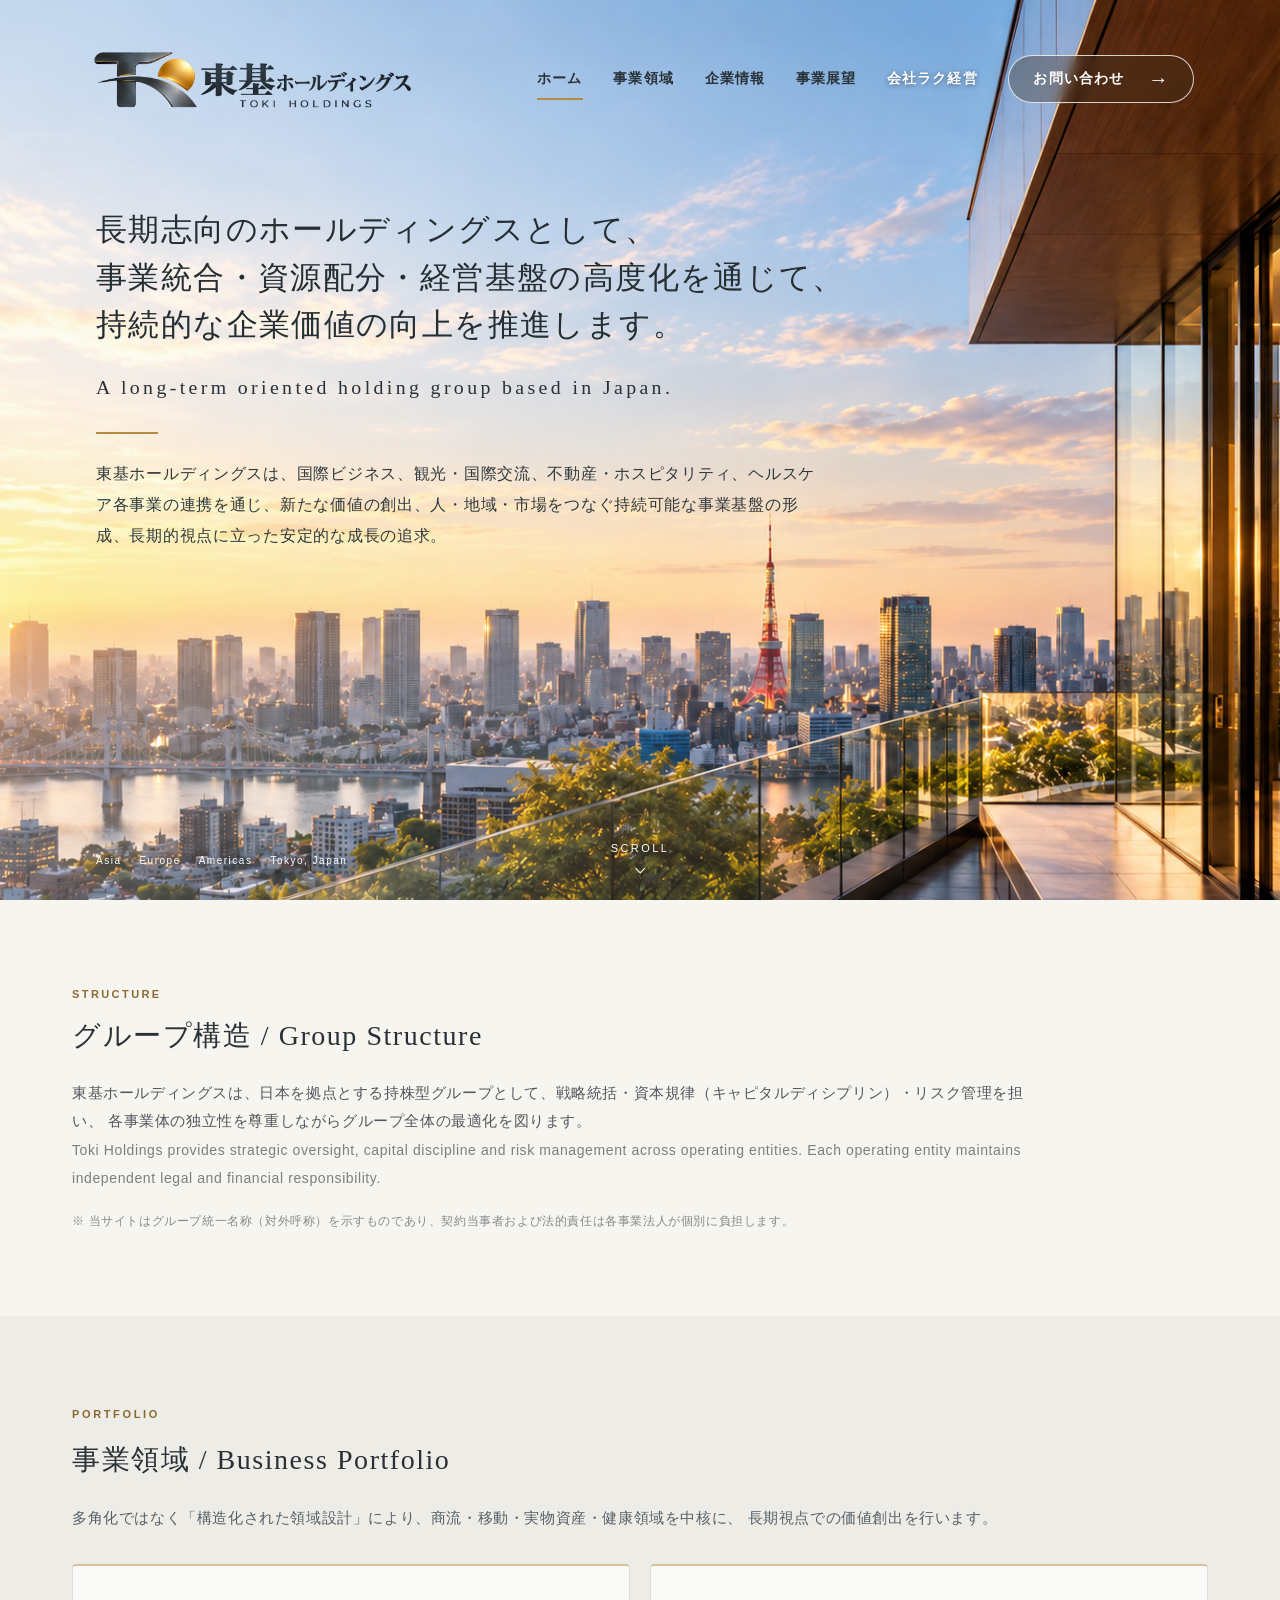
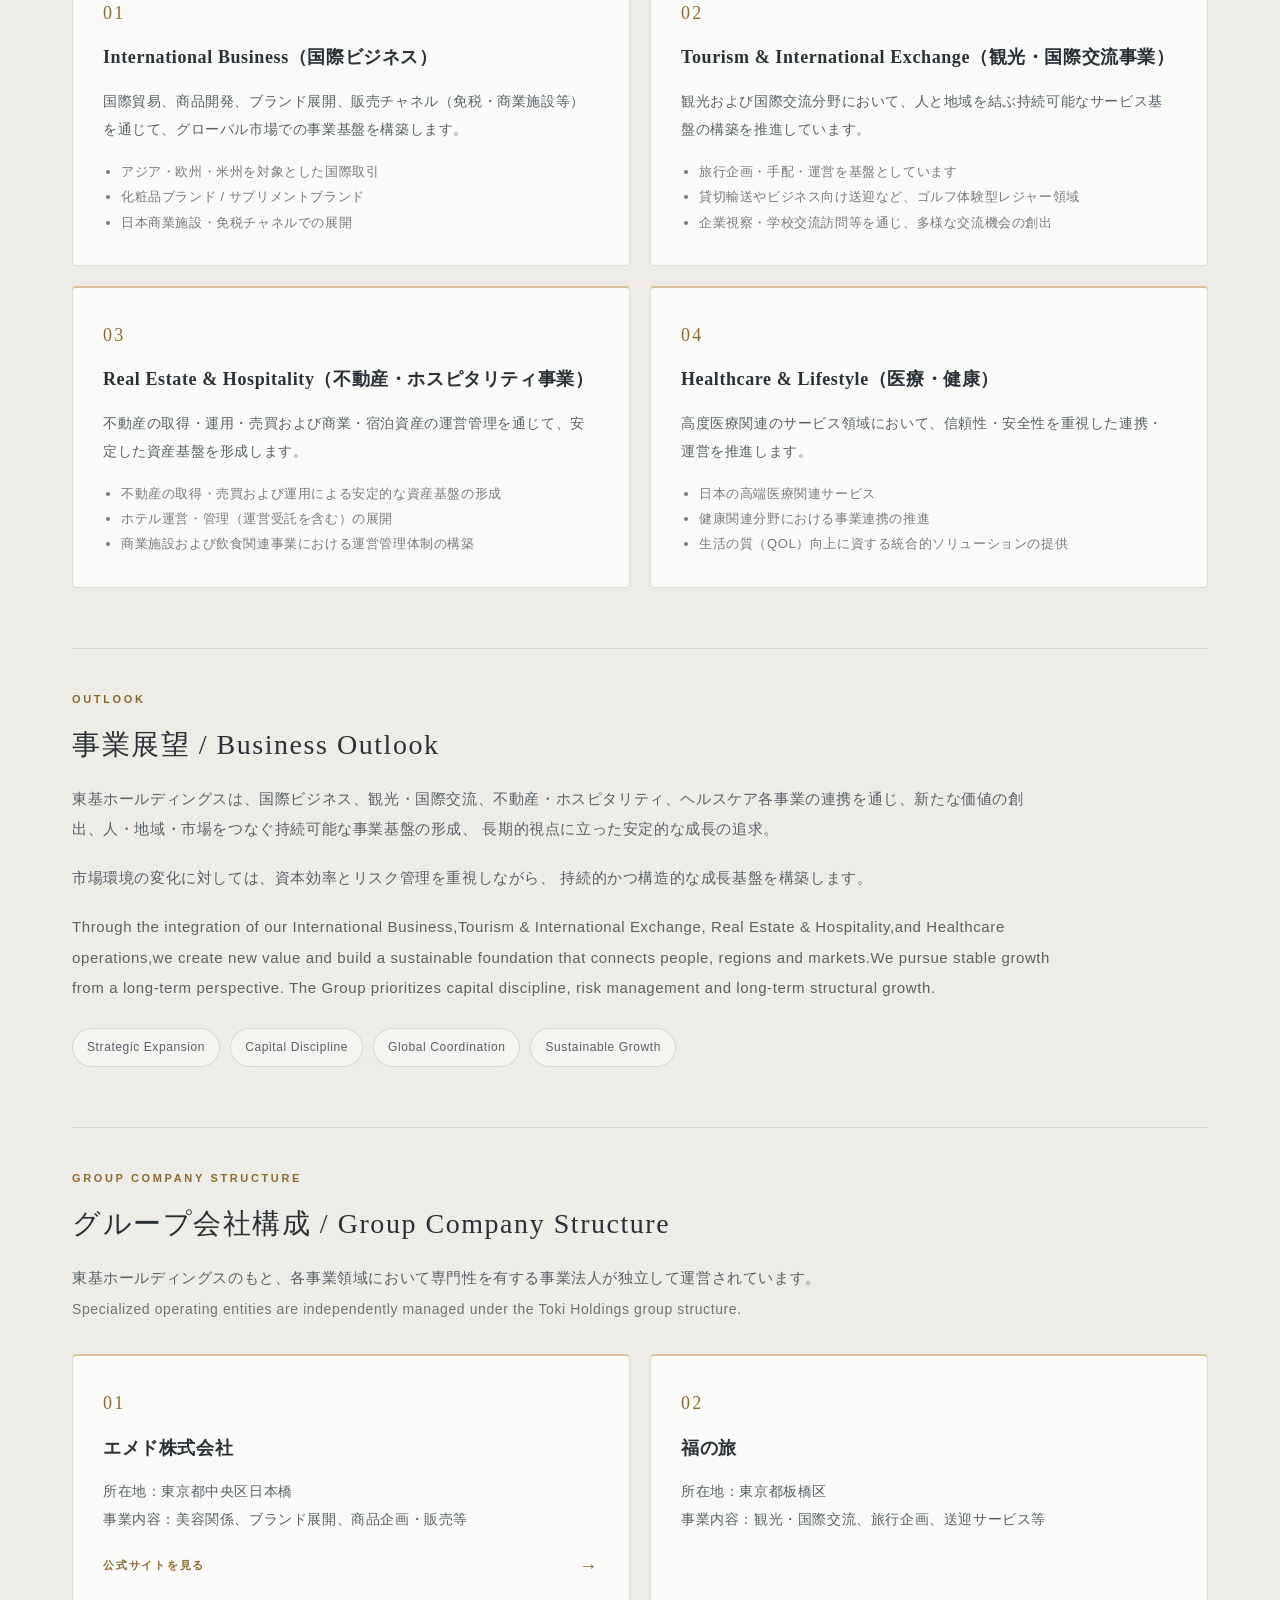
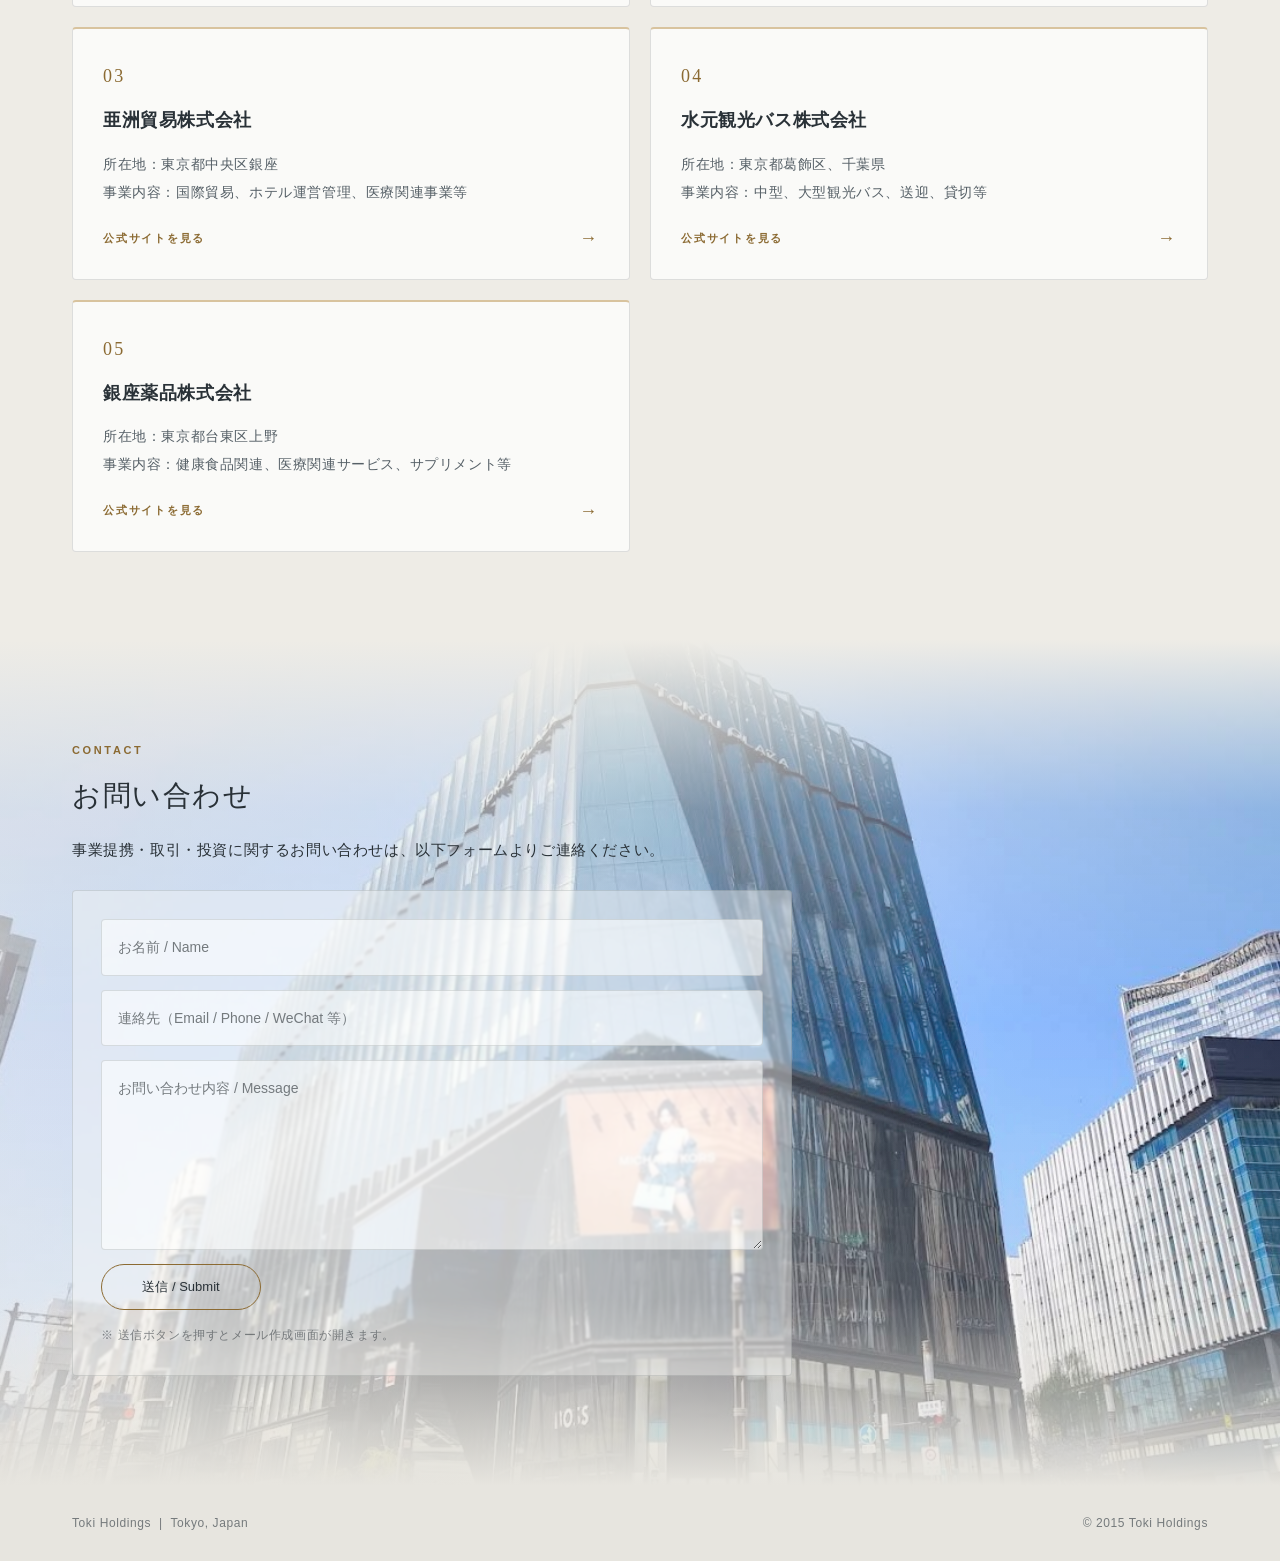
<file: index.html>
<!doctype html>
<html lang="ja">
<head>
  <meta charset="utf-8" />
  <meta name="viewport" content="width=device-width,initial-scale=1" />
  <meta name="description" content="東基ホールディングス（Toki Holdings）— 日本拠点のホールディングスとして、長期志向の価値創出と統合を推進します。" />
  <title>東基ホールディングス | Toki Holdings</title>

  <!-- Minimal, Japan-corporate style system typography -->
<style>

:root{--bg0:#f7f5f0;--bg1:#eeece6;--text:#293137;--muted:#566067;--subtle:#757a7c;--line:rgba(41,49,55,.14);--accent:#b68c44;--accent2:#8b6a32;--radius:4px;--max:1200px;--pad:32px;--serif:"Hiragino Mincho ProN","Yu Mincho","Noto Serif JP",Georgia,serif;}
*{box-sizing:border-box;}html{scroll-behavior:smooth;}body{margin:0;background:var(--bg0);color:var(--text);font-family:-apple-system,BlinkMacSystemFont,"Hiragino Sans","Yu Gothic",Meiryo,sans-serif;font-size:15px;line-height:1.9;letter-spacing:.04em;-webkit-font-smoothing:antialiased;}
a{color:inherit;text-decoration:none;}button,input,textarea{font:inherit;}button,a,input,textarea{touch-action:manipulation;}
a:focus-visible,button:focus-visible,input:focus-visible,textarea:focus-visible{outline:2px solid var(--accent);outline-offset:5px;}a:hover{color:var(--accent2);}
.wrap{max-width:var(--max);margin:auto;padding:0 var(--pad);}
.hero{position:relative;isolation:isolate;display:flex;align-items:flex-start;min-height:max(820px,100svh);background:#d9e3e8 url('assets/img/tokyo-sunset-hero.png') center center/cover no-repeat;}
.hero:before{content:"";position:absolute;inset:0;z-index:-1;background:linear-gradient(90deg,rgba(248,247,239,.28),rgba(248,247,239,.08) 62%,transparent 80%);pointer-events:none;}
.topbar{position:absolute;inset:0 0 auto;z-index:5;}
.topbar .wrap{max-width:none;display:flex;align-items:center;justify-content:space-between;gap:30px;padding:24px clamp(28px,6.7vw,112px);min-height:128px;}
.brand{flex:0 0 auto;width:330px;max-width:calc(100% - 60px);}.brand img{display:block;width:100%;height:auto;}
nav{display:flex;align-items:center;gap:clamp(16px,2.4vw,38px);font-family:var(--serif);font-size:14px;font-weight:600;letter-spacing:.08em;}
nav a{position:relative;white-space:nowrap;padding:12px 0;}
nav a.active:after{content:"";height:2px;position:absolute;bottom:4px;left:0;right:0;background:var(--accent);}
nav .nav-contact{display:inline-flex;align-items:center;gap:24px;padding:10px 24px;border:1px solid rgba(255,255,255,.78);border-radius:999px;color:#fff;background:rgba(65,49,33,.36);backdrop-filter:blur(6px);font-family:inherit;}
nav .nav-contact:hover{background:rgba(65,49,33,.55);color:#fff;}.nav-contact span{font-size:20px;line-height:1;}
.nav-app{color:#fff;text-shadow:0 1px 5px rgba(0,0,0,.45);}.nav-app:hover{color:#fff;text-decoration:underline;text-decoration-color:var(--accent);}.menu-toggle{display:none;}
.hero-content{width:100%;max-width:none;margin:0 auto;padding:clamp(190px,23vh,235px) clamp(28px,7.5vw,126px) 160px;}
.hero-title{margin:0;max-width:1080px;font-family:var(--serif);font-size:clamp(30px,2.4vw,40px);font-weight:500;line-height:1.55;letter-spacing:.045em;text-wrap:balance;color:#252e32;}
.hero-title span{display:block;}.hero-en{margin:22px 0 0;max-width:920px;font-family:Georgia,"Times New Roman",serif;font-size:clamp(17px,1.55vw,26px);letter-spacing:.17em;color:#293137;line-height:1.6;}
.hero-rule{width:62px;height:2px;background:var(--accent);margin:28px 0 24px;}
.hero-summary{max-width:730px;margin:0;font-family:var(--serif);font-size:16px;line-height:1.95;letter-spacing:.045em;color:#30383c;}
.hero-regions{position:absolute;left:clamp(28px,7.5vw,126px);bottom:30px;display:flex;gap:18px;flex-wrap:wrap;font-size:10px;color:#fff;text-shadow:0 1px 8px rgba(0,0,0,.8);letter-spacing:.15em;}
.scroll-cue{position:absolute;bottom:28px;left:50%;transform:translateX(-50%);display:flex;flex-direction:column;align-items:center;gap:6px;color:#fff;text-shadow:0 1px 8px rgba(0,0,0,.7);font-size:11px;letter-spacing:.22em;}.scroll-cue span{width:7px;height:7px;border-bottom:1px solid currentColor;border-right:1px solid currentColor;transform:rotate(45deg);}
section{padding:88px 0;}section.divider{border-bottom:1px solid var(--line);}section[id],div[id]{scroll-margin-top:28px;}
.section-kicker{font-size:11px;font-weight:600;letter-spacing:.24em;color:var(--accent2)!important;}h2{font-family:var(--serif);font-size:28px;line-height:1.5;font-weight:500;letter-spacing:.055em;margin:14px 0 22px;color:var(--text)!important;}.p{margin:0;max-width:980px;color:var(--muted);font-size:15px;line-height:2.05;}
#structure{background:#f7f5f0!important;padding:84px 0!important;border:0;}.grid{margin-top:30px;display:grid;grid-template-columns:repeat(2,minmax(0,1fr));gap:20px;}.card{padding:30px;background:rgba(255,255,255,.72);border:1px solid var(--line);border-top:2px solid rgba(182,140,68,.5);border-radius:var(--radius);transition:border-color .2s;}.card:hover{border-color:rgba(182,140,68,.65);}.card .num{font-family:Georgia,serif;font-size:18px;color:var(--accent2);letter-spacing:.12em;}.card .title{margin-top:12px;font-family:var(--serif);font-weight:600;font-size:18px;line-height:1.7;}.card .desc{margin-top:14px;font-size:14px;color:var(--muted);line-height:2;}.sublist{padding-left:18px;margin:16px 0 0;font-size:13px;line-height:1.95;color:var(--subtle);}
#portfolio{background:#eeece6;}#companies{max-width:1136px;margin-left:auto;margin-right:auto;}.company-card{display:flex;min-height:220px;flex-direction:column;color:inherit;cursor:pointer;transition:transform .25s ease,border-color .25s ease,box-shadow .25s ease,background-color .25s ease;}.company-card:hover{transform:translateY(-3px);border-color:rgba(182,140,68,.78);background:rgba(255,255,255,.9);box-shadow:0 14px 34px rgba(41,49,55,.09);color:inherit;}.company-card:focus-visible{outline:2px solid var(--accent);outline-offset:5px;}.company-link{display:flex;align-items:center;justify-content:space-between;gap:16px;margin-top:auto;padding-top:22px;font-size:11px;font-weight:600;letter-spacing:.16em;color:var(--accent2);}.company-link span{font-size:18px;line-height:1;transition:transform .25s ease;}.company-card:hover .company-link span{transform:translateX(4px);}.chips{margin-top:22px;display:flex;flex-wrap:wrap;gap:10px;}.chip,.pill{border:1px solid var(--line);border-radius:999px;font-size:12px;padding:7px 14px;color:var(--muted);background:rgba(255,255,255,.45);}.contact-card{padding:28px;background:#faf9f6;border:1px solid var(--line);border-radius:var(--radius);}.contact-box{display:grid;grid-template-columns:1.2fr .8fr;gap:20px;}.label{font-size:12px;color:var(--subtle);}.value{margin-top:10px;color:var(--muted);}input,textarea{border-color:var(--line)!important;background:rgba(255,255,255,.75)!important;color:var(--text)!important;border-radius:4px!important;}input::placeholder,textarea::placeholder{color:#747a7e;}.btn{display:inline-block;border:1px solid var(--accent2);border-radius:999px;padding:10px 22px;background:transparent;color:var(--text);font-size:13px;}.btn:hover{background:rgba(182,140,68,.12);cursor:pointer;}
#contact{position:relative;isolation:isolate;margin:0;max-width:none;padding:100px 0 110px;background:#eeece6 url('toki.jpg') center 55%/cover no-repeat;}
#contact:before{content:"";position:absolute;inset:0;z-index:-1;background:linear-gradient(180deg,#eeece6 0%,rgba(238,236,230,.3) 20%,rgba(238,236,230,0) 45%,rgba(231,229,223,.2) 78%,#e7e5df 100%),linear-gradient(90deg,rgba(247,245,240,.62) 0%,rgba(247,245,240,.42) 42%,rgba(247,245,240,.08) 76%,rgba(247,245,240,.04) 100%);pointer-events:none;}
#contact .contact-card{background:rgba(250,249,246,.38);backdrop-filter:blur(1px);}
#contact input,#contact textarea{background:rgba(255,255,255,.55)!important;}
#contact .p{color:#293137;}
#contact + script + footer{border-top:0;}
@media(max-width:680px){#contact{padding:76px 0 88px;background-position:62% center;}#contact:before{background:linear-gradient(180deg,#eeece6 0%,rgba(238,236,230,0) 24%,rgba(231,229,223,0) 76%,#e7e5df 100%),linear-gradient(90deg,rgba(247,245,240,.48),rgba(247,245,240,.28));}}
footer{padding:26px 0;background:#e7e5df;border-top:1px solid var(--line);color:var(--subtle);font-size:12px;}.footer-row{display:flex;align-items:center;justify-content:space-between;gap:14px;}
@media(max-width:1200px){.topbar .wrap{padding:22px 32px;gap:24px;}.brand{width:300px;}nav{gap:18px;font-size:13px;}nav .nav-contact{padding:9px 16px;gap:16px;}.hero-content{padding-left:7vw;padding-right:7vw;}.hero-title{font-size:clamp(28px,2.7vw,34px);}.hero-summary{max-width:650px;font-size:14px;}#companies{margin-left:32px;margin-right:32px;}}
@media(max-width:1020px){.menu-toggle{display:flex;flex:0 0 42px;width:42px;height:42px;padding:11px 9px;flex-direction:column;justify-content:space-between;border:1px solid rgba(41,49,55,.5);border-radius:4px;background:rgba(255,255,255,.35);cursor:pointer;}.menu-toggle span{display:block;width:100%;height:1px;background:#293137;}nav{display:none;position:absolute;top:100%;left:32px;right:32px;padding:18px;background:rgba(250,248,243,.98);border:1px solid var(--line);box-shadow:0 18px 40px rgba(41,49,55,.13);font-size:15px;}nav.is-open{display:flex;flex-direction:column;align-items:stretch;gap:2px;}nav a{padding:10px 14px;}nav .nav-app{color:var(--text);text-shadow:none;}nav a.active:after{display:none;}nav .nav-contact{margin-top:8px;border-color:var(--accent2);color:var(--text);background:transparent;justify-content:space-between;}nav .nav-contact:hover{background:rgba(182,140,68,.1);color:var(--text);}.hero-title{max-width:770px;font-size:30px;}.hero-content{padding-top:180px;}.hero-summary{max-width:620px;}.hero:before{background:linear-gradient(90deg,rgba(248,247,239,.62),rgba(248,247,239,.35) 65%,rgba(248,247,239,.08));}}
@media(max-width:680px){:root{--pad:24px;}.topbar .wrap{min-height:96px;padding:16px 24px;gap:14px;}.brand{width:275px;}.hero{min-height:900px;background-position:58% bottom;}.hero:before{background:linear-gradient(180deg,rgba(248,247,239,.86),rgba(248,247,239,.80) 43%,rgba(248,247,239,.42) 68%,rgba(248,247,239,0) 86%);}.hero-content{padding:144px 24px 190px;}.hero-title{font-size:25px;line-height:1.75;letter-spacing:.045em;text-wrap:pretty;}.hero-title span{display:inline;}.hero-en{font-size:17px;letter-spacing:.10em;margin-top:20px;}.hero-rule{margin:24px 0 20px;width:48px;}.hero-summary{font-size:13px;line-height:1.95;letter-spacing:.03em;}.hero-regions{left:24px;bottom:28px;max-width:220px;gap:6px 14px;font-size:9px;}.scroll-cue{left:auto;right:24px;transform:none;bottom:31px;font-size:10px;}nav{left:24px;right:24px;}.grid,.contact-box{grid-template-columns:1fr;}section{padding:60px 0;}#structure{padding:58px 0!important;}h2{font-size:23px;}.p{font-size:14px;}.card{padding:24px;}.card .title{font-size:16px;}#companies{margin-left:24px;margin-right:24px;}.contact-card{padding:20px;}.footer-row{flex-direction:column;align-items:flex-start;gap:4px;}}
@media(max-width:360px){.brand{width:230px;}.topbar .wrap{padding:16px 20px;}.hero-content{padding:138px 20px 200px;}.hero-title{font-size:23px;}.hero{min-height:950px;}.hero-en{font-size:16px;}.hero-summary{font-size:12px;}nav{left:20px;right:20px;}}
@media(prefers-reduced-motion:reduce){html{scroll-behavior:auto;}.card,.company-link span{transition:none;}}
</style>
</head>

<body>

<!-- Screen 1: sunset Tokyo, live typography over a clean photograph. -->
<header id="home" class="hero">
  <div class="topbar">
    <div class="wrap">
      <a class="brand" href="#home" aria-label="東基ホールディングス ホーム"><img src="assets/img/toki-logo-transparent.png" alt="東基ホールディングス / TOKI HOLDINGS" width="2172" height="724" fetchpriority="high" /></a>
      <button class="menu-toggle" type="button" aria-expanded="false" aria-controls="primary-navigation" aria-label="メニューを開く"><span></span><span></span><span></span></button>
      <nav id="primary-navigation" aria-label="メインナビゲーション">
        <a class="active" href="#home">ホーム</a>
        <a href="#portfolio">事業領域</a>
        <a href="#companies">企業情報</a>
        <a href="#outlook">事業展望</a>
        <a class="nav-app" href="./download/">会社ラク経営</a>
        <a class="nav-contact" href="#contact">お問い合わせ <span aria-hidden="true">→</span></a>
      </nav>
    </div>
  </div>
  <div class="hero-content">
    <h1 class="hero-title"><span>長期志向のホールディングスとして、</span><span>事業統合・資源配分・経営基盤の高度化を通じて、</span><span>持続的な企業価値の向上を推進します。</span></h1>
    <p class="hero-en">A long-term oriented holding group based in Japan.</p>
    <div class="hero-rule" aria-hidden="true"></div>
    <p class="hero-summary">東基ホールディングスは、国際ビジネス、観光・国際交流、不動産・ホスピタリティ、ヘルスケア各事業の連携を通じ、新たな価値の創出、人・地域・市場をつなぐ持続可能な事業基盤の形成、長期的視点に立った安定的な成長の追求。</p>
  </div>
  <div class="hero-regions"><span>Asia</span><span>Europe</span><span>Americas</span><span>Tokyo, Japan</span></div>
  <a class="scroll-cue" href="#structure" aria-label="企業情報へスクロール">SCROLL<span aria-hidden="true"></span></a>
</header>

<!-- Screen 2: Structure -->
<section id="structure" style="
  background:#f7f5f0;
  padding:72px 0;
  border-top:none;
">

  <div class="wrap">

    <div class="section-kicker" style="
      color:rgba(41,49,55,.60);
      letter-spacing:.22em;">
      STRUCTURE
    </div>

    <h2 style="
      color:#293137;
      margin-top:10px;">
      グループ構造 / Group Structure
    </h2>

    <p class="p" style="
      color:rgba(41,49,55,.80);
      line-height:1.9;
      margin-top:20px;">
      東基ホールディングスは、日本を拠点とする持株型グループとして、戦略統括・資本規律（キャピタルディシプリン）・リスク管理を担い、
      各事業体の独立性を尊重しながらグループ全体の最適化を図ります。<br/>
      <span style="color:rgba(41,49,55,.60); font-size:14px;">
        Toki Holdings provides strategic oversight, capital discipline and risk management across operating entities.
        Each operating entity maintains independent legal and financial responsibility.
      </span>
    </p>

    <div style="
      margin-top:18px;
      font-size:12px;
      color:rgba(41,49,55,.55);
      line-height:1.8;">
      ※ 当サイトはグループ統一名称（対外呼称）を示すものであり、契約当事者および法的責任は各事業法人が個別に負担します。
    </div>

  </div>

</section>

  <!-- Screen 3: Portfolio + Principles + Contact (still within 3 screens because condensed) -->
  <section id="portfolio">
    <div class="wrap">
      <div class="section-kicker">PORTFOLIO</div>
      <h2>事業領域 / Business Portfolio</h2>
      <p class="p">
        多角化ではなく「構造化された領域設計」により、商流・移動・実物資産・健康領域を中核に、
        長期視点での価値創出を行います。
      </p>

      <div class="grid">
        <div class="card">
          <div class="num">01</div>
          <div class="title">International Business（国際ビジネス）</div>
          <div class="desc">
            国際貿易、商品開発、ブランド展開、販売チャネル（免税・商業施設等）を通じて、グローバル市場での事業基盤を構築します。
          </div>
          <ul class="sublist">
            <li>アジア・欧州・米州を対象とした国際取引</li>
            <li>化粧品ブランド / サプリメントブランド</li>
            <li>日本商業施設・免税チャネルでの展開</li>
          </ul>
        </div>

        <div class="card">
          <div class="num">02</div>
          <div class="title">Tourism &amp; International Exchange（観光・国際交流事業）</div>
          <div class="desc">
            観光および国際交流分野において、人と地域を結ぶ持続可能なサービス基盤の構築を推進しています。
          </div>
          <ul class="sublist">
            <li>旅行企画・手配・運営を基盤としています</li>
            <li>貸切輸送やビジネス向け送迎など、ゴルフ体験型レジャー領域</li>
            <li>企業視察・学校交流訪問等を通じ、多様な交流機会の創出</li>
          </ul>
        </div>

        <div class="card">
          <div class="num">03</div>
          <div class="title">Real Estate & Hospitality（不動産・ホスピタリティ事業）</div>
          <div class="desc">
            不動産の取得・運用・売買および商業・宿泊資産の運営管理を通じて、安定した資産基盤を形成します。
          </div>
          <ul class="sublist">
            <li>不動産の取得・売買および運用による安定的な資産基盤の形成</li>
            <li>ホテル運営・管理（運営受託を含む）の展開</li>
            <li>商業施設および飲食関連事業における運営管理体制の構築</li>
          </ul>
        </div>

        <div class="card">
          <div class="num">04</div>
          <div class="title">Healthcare &amp; Lifestyle（医療・健康）</div>
          <div class="desc">
            高度医療関連のサービス領域において、信頼性・安全性を重視した連携・運営を推進します。
          </div>
          <ul class="sublist">
            <li>日本の高端医療関連サービス</li>
            <li>健康関連分野における事業連携の推進</li>
            <li>生活の質（QOL）向上に資する統合的ソリューションの提供</li>
          </ul>
        </div>
      </div>

<div id="outlook" style="margin-top:60px; padding-top:40px; border-top:1px solid rgba(41,49,55,.12);">

  <div class="section-kicker">OUTLOOK</div>
  <h2 style="margin:14px 0 18px;">事業展望 / Business Outlook</h2>

  <p class="p" style="margin-bottom:18px;">
    東基ホールディングスは、国際ビジネス、観光・国際交流、不動産・ホスピタリティ、ヘルスケア各事業の連携を通じ、新たな価値の創出、人・地域・市場をつなぐ持続可能な事業基盤の形成、
長期的視点に立った安定的な成長の追求。
  </p>

  <p class="p" style="margin-bottom:18px;">
    市場環境の変化に対しては、資本効率とリスク管理を重視しながら、
    持続的かつ構造的な成長基盤を構築します。
  </p>

  <p class="p">
    <span style="color:rgba(41,49,55,.75);">
      Through the integration of our International Business,Tourism & International Exchange, Real Estate & Hospitality,and Healthcare operations,we create new value and build a sustainable foundation that connects people, regions and markets.We pursue stable growth from a long-term perspective.
      The Group prioritizes capital discipline, risk management and long-term structural growth.
    </span>
  </p>

  <div class="chips" style="margin-top:24px;">
    <span class="chip">Strategic Expansion</span>
    <span class="chip">Capital Discipline</span>
    <span class="chip">Global Coordination</span>
    <span class="chip">Sustainable Growth</span>
  </div>

</div>
      </div>
<!-- Group Companies -->
<div id="companies" style="margin-top:60px; padding-top:40px; border-top:1px solid rgba(41,49,55,.12);">

  <div class="section-kicker">GROUP COMPANY STRUCTURE</div>
  <h2 style="margin:14px 0 18px;">グループ会社構成 / Group Company Structure</h2>

  <p class="p" style="margin-bottom:28px;">
    東基ホールディングスのもと、各事業領域において専門性を有する事業法人が独立して運営されています。<br>
    <span style="color:rgba(41,49,55,.65); font-size:14px;">
      Specialized operating entities are independently managed under the Toki Holdings group structure.
    </span>
  </p>

  <div class="grid">

    <!-- Company 01 -->
    <a class="card company-card" href="https://www.emedo.jp/" target="_blank" rel="noopener noreferrer" aria-label="エメド株式会社 公式サイトを開く">
      <div class="num">01</div>
      <div class="title">エメド株式会社</div>
      <div class="desc">
        所在地：東京都中央区日本橋<br>
        事業内容：美容関係、ブランド展開、商品企画・販売等
      </div>
      <div class="company-link">公式サイトを見る <span aria-hidden="true">→</span></div>
    </a>

    <!-- Company 02 -->
    <div class="card">
      <div class="num">02</div>
      <div class="title">福の旅</div>
      <div class="desc">
        所在地：東京都板橋区<br>
        事業内容：観光・国際交流、旅行企画、送迎サービス等
      </div>
    </div>

    <!-- Company 03 -->
    <a class="card company-card" href="https://asyubusiness-jp.square.site/" target="_blank" rel="noopener noreferrer" aria-label="亜洲貿易株式会社 公式サイトを開く">
      <div class="num">03</div>
      <div class="title">亜洲貿易株式会社</div>
      <div class="desc">
        所在地：東京都中央区銀座<br>
        事業内容：国際貿易、ホテル運営管理、医療関連事業等
      </div>
      <div class="company-link">公式サイトを見る <span aria-hidden="true">→</span></div>
    </a>

        <!-- Company 04 -->
    <a class="card company-card" href="https://mizumoto-bus.co.jp/" target="_blank" rel="noopener noreferrer" aria-label="水元観光バス株式会社 公式サイトを開く">
      <div class="num">04</div>
      <div class="title">水元観光バス株式会社</div>
      <div class="desc">
        所在地：東京都葛飾区、千葉県<br>
        事業内容：中型、大型観光バス、送迎、貸切等
      </div>
      <div class="company-link">公式サイトを見る <span aria-hidden="true">→</span></div>
    </a>
    
    <!-- Company 05 -->
    <a class="card company-card" href="https://ginza-yh.square.site/" target="_blank" rel="noopener noreferrer" aria-label="銀座薬品株式会社 公式サイトを開く">
      <div class="num">05</div>
      <div class="title">銀座薬品株式会社</div>
      <div class="desc">
        所在地：東京都台東区上野<br>
        事業内容：健康食品関連、医療関連サービス、サプリメント等
      </div>
      <div class="company-link">公式サイトを見る <span aria-hidden="true">→</span></div>
    </a>

  </div>

</div>
<!-- End Group Companies -->
  </section>

  <section id="contact">
    <div class="wrap">

  <div class="section-kicker">CONTACT</div>
  <h2 style="margin:14px 0 18px;">お問い合わせ</h2>

  <p class="p" style="margin-bottom:24px;">
    事業提携・取引・投資に関するお問い合わせは、以下フォームよりご連絡ください。
  </p>

  <div class="contact-card" style="max-width:720px;">
    
    <form onsubmit="return sendMail(event)" style="display:grid; gap:14px;">
      
      <input id="nm" type="text" placeholder="お名前 / Name" required
        style="width:100%; padding:14px 16px; border-radius:14px; border:1px solid rgba(41,49,55,.18); background:rgba(255,255,255,.04); color:rgba(41,49,55,.9); outline:none; font-size:14px;" />

      <input id="ct" type="text" placeholder="連絡先（Email / Phone / WeChat 等）" required
        style="width:100%; padding:14px 16px; border-radius:14px; border:1px solid rgba(41,49,55,.18); background:rgba(255,255,255,.04); color:rgba(41,49,55,.9); outline:none; font-size:14px;" />

      <textarea id="msg" placeholder="お問い合わせ内容 / Message" required rows="6"
        style="width:100%; padding:14px 16px; border-radius:14px; border:1px solid rgba(41,49,55,.18); background:rgba(255,255,255,.04); color:rgba(41,49,55,.9); outline:none; resize:vertical; font-size:14px;"></textarea>

      <button type="submit" class="btn" style="width:160px; cursor:pointer;">
        送信 / Submit
      </button>

      <div style="font-size:12px; color:rgba(41,49,55,.55);">
        ※ 送信ボタンを押すとメール作成画面が開きます。
      </div>

    </form>
  </div>
</div>
  </section>

<script>
const menuButton = document.querySelector('.menu-toggle');
const primaryNavigation = document.getElementById('primary-navigation');
function closeMenu(){
  primaryNavigation.classList.remove('is-open');
  menuButton.setAttribute('aria-expanded','false');
  menuButton.setAttribute('aria-label','メニューを開く');
}
menuButton.addEventListener('click',()=>{
  const isOpen = menuButton.getAttribute('aria-expanded') !== 'true';
  primaryNavigation.classList.toggle('is-open',isOpen);
  menuButton.setAttribute('aria-expanded',String(isOpen));
  menuButton.setAttribute('aria-label',isOpen ? 'メニューを閉じる' : 'メニューを開く');
});
primaryNavigation.addEventListener('click',e=>{if(e.target.closest('a')) closeMenu();});
document.addEventListener('keydown',e=>{if(e.key === 'Escape' && menuButton.getAttribute('aria-expanded') === 'true'){closeMenu();menuButton.focus();}});
window.matchMedia('(min-width:1021px)').addEventListener('change',closeMenu);
function sendMail(e){
  e.preventDefault();

  const name = document.getElementById('nm').value.trim();
  const contact = document.getElementById('ct').value.trim();
  const message = document.getElementById('msg').value.trim();

  const to = "toki-holdings@emedo.jp";  
  const subject = encodeURIComponent("【Website Inquiry】Toki Holdings / " + name);
  const body = encodeURIComponent(
    "Name: " + name + "\n" +
    "Contact: " + contact + "\n\n" +
    "Message:\n" + message
  );

  window.location.href = `mailto:${to}?subject=${subject}&body=${body}`;
  return false;
}
</script>

  <footer>
    <div class="wrap footer-row">
      <div>Toki Holdings &nbsp;|&nbsp; Tokyo, Japan</div>
      <div>© 2015 Toki Holdings</div>
    </div>
  </footer>

</body>
</html>
</file>
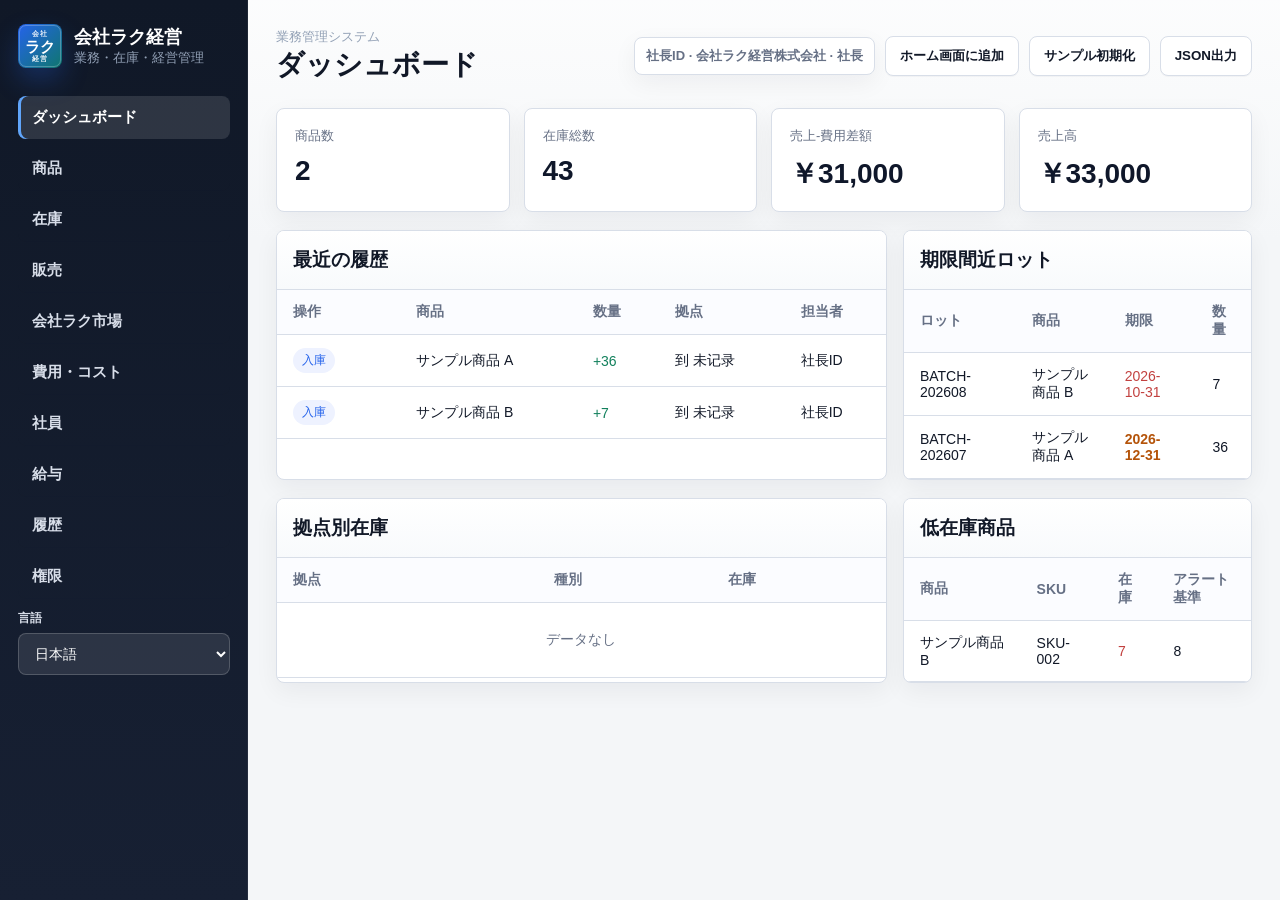
<file: app/index.html>
<!doctype html>
<html lang="ja">
  <head>
    <meta charset="UTF-8" />
    <meta name="viewport" content="width=device-width, initial-scale=1.0, viewport-fit=cover" />
    <meta name="apple-mobile-web-app-capable" content="yes" />
    <meta name="apple-mobile-web-app-title" content="会社ラク経営" />
    <meta name="theme-color" content="#111827" />
    <title>会社ラク経営</title>
    <link rel="manifest" href="./manifest.webmanifest?v=20261011-local47" />
    <link rel="icon" href="./assets/app-icon.svg" type="image/svg+xml" />
    <link rel="apple-touch-icon" href="./assets/app-icon.svg" />
    <link rel="stylesheet" href="./styles.css?v=20261011-local47" />
  </head>
  <body>
    <aside class="sidebar">
      <div class="brand">
        <div class="mark" aria-label="会社ラク経営">
          <span>会社</span>
          <strong>ラク</strong>
          <span>経営</span>
        </div>
        <div>
          <h1>会社ラク経営</h1>
          <p>業務・在庫・経営管理</p>
        </div>
      </div>
      <nav>
        <button class="active" data-view="dashboard">ダッシュボード</button>
        <button data-view="products">商品</button>
        <button data-view="inventory">在庫</button>
        <button data-view="sales">販売</button>
        <button data-view="marketplace">会社ラク市場</button>
        <button data-view="expenses">費用・コスト</button>
        <button data-view="employees">社員</button>
        <button data-view="wages">給与</button>
        <button data-view="transactions">履歴</button>
        <button data-view="users">権限</button>
      </nav>
      <label class="language-switch">
        <span>言語</span>
        <select id="language-select">
          <option value="ja">日本語</option>
          <option value="zh">中文</option>
          <option value="en">English</option>
          <option value="ko">한국어</option>
          <option value="es">Español</option>
          <option value="fr">Français</option>
          <option value="de">Deutsch</option>
          <option value="pt">Português</option>
          <option value="it">Italiano</option>
          <option value="id">Bahasa Indonesia</option>
          <option value="th">ไทย</option>
          <option value="vi">Tiếng Việt</option>
          <option value="ar">العربية</option>
          <option value="hi">हिन्दी</option>
          <option value="ru">Русский</option>
        </select>
      </label>
    </aside>

    <main>
      <header>
        <div>
          <p class="eyebrow">業務管理システム</p>
          <h2 id="page-title">ダッシュボード</h2>
        </div>
        <div class="actions">
          <button id="install-pwa-btn" hidden>インストール</button>
          <button id="seed-btn">サンプル初期化</button>
          <button id="export-btn">JSON出力</button>
        </div>
      </header>

      <section id="app"></section>
    </main>

    <script src="./supabase-config.js?v=20261011-local47"></script>
    <script src="./supabase-cloud.js?v=20261011-local47"></script>
    <script src="./app.js?v=20261011-local47"></script>
  </body>
</html>
</file>
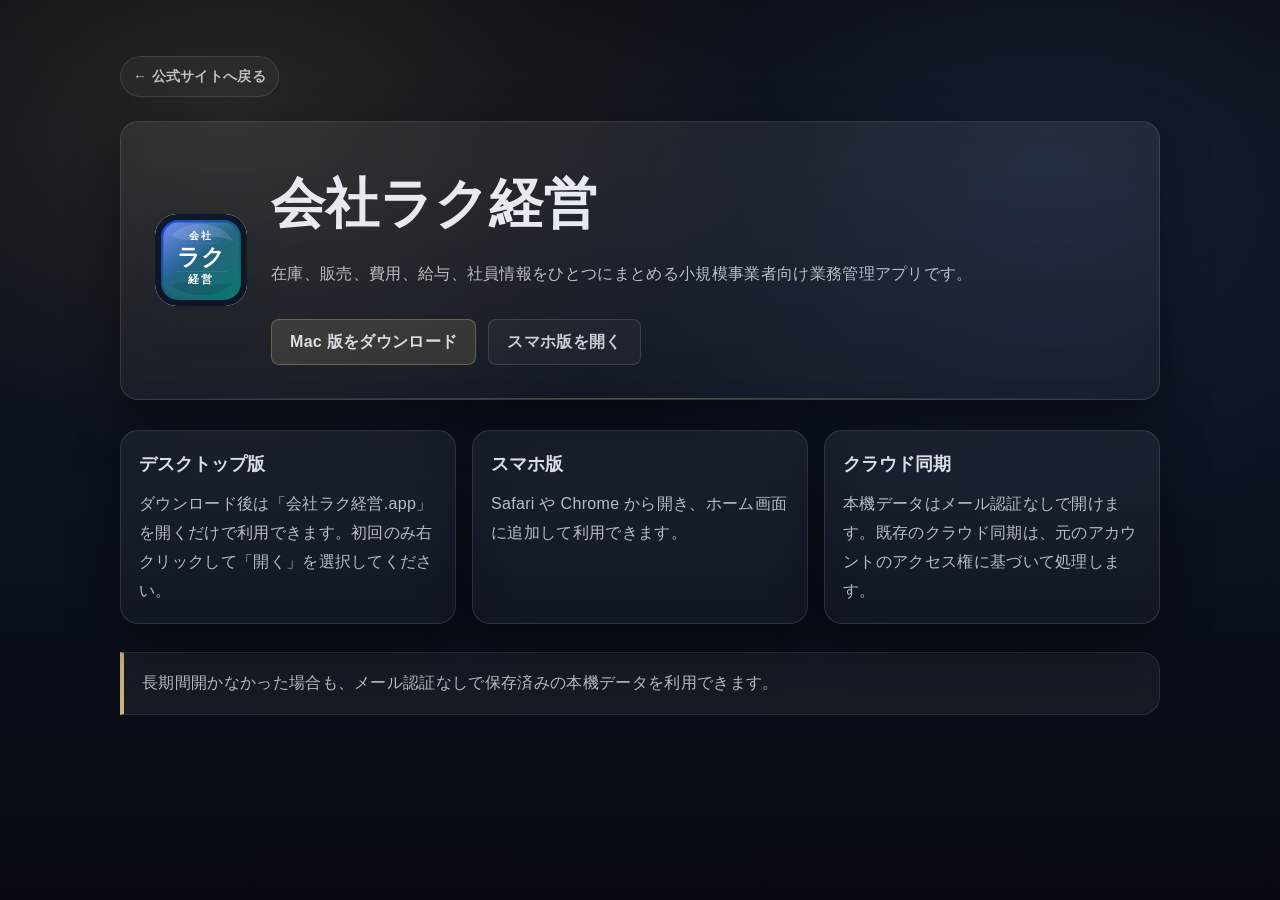
<file: download/index.html>
<!doctype html>
<html lang="ja">
  <head>
    <meta charset="UTF-8" />
    <meta name="viewport" content="width=device-width, initial-scale=1.0" />
    <title>会社ラク経営 ダウンロード</title>
    <style>
      :root {
        color-scheme: dark;
        --bg0: #070a10;
        --bg1: #0b1220;
        --text: #e7eaf0;
        --muted: rgba(231, 234, 240, 0.78);
        --subtle: rgba(231, 234, 240, 0.6);
        --line: rgba(231, 234, 240, 0.12);
        --accent: #c8b27a;
        --accent2: #8f7e4c;
        --card: rgba(255, 255, 255, 0.06);
        --card2: rgba(255, 255, 255, 0.04);
        --shadow: 0 18px 50px rgba(0, 0, 0, 0.45);
        --radius: 18px;
      }
      * { box-sizing: border-box; }
      html, body { min-height: 100%; }
      body {
        margin: 0;
        font-family: -apple-system, BlinkMacSystemFont, "Hiragino Sans", "Yu Gothic", "Noto Sans JP", sans-serif;
        color: var(--text);
        background:
          radial-gradient(900px 600px at 18% 12%, rgba(200, 178, 122, 0.16), transparent 60%),
          radial-gradient(900px 600px at 82% 18%, rgba(120, 160, 255, 0.12), transparent 62%),
          linear-gradient(180deg, var(--bg0), var(--bg1) 55%, #070a10);
        line-height: 1.75;
        letter-spacing: 0.02em;
        -webkit-font-smoothing: antialiased;
      }
      body::before {
        content: "";
        position: fixed;
        inset: 0;
        pointer-events: none;
        background:
          radial-gradient(1px 1px at 10% 20%, rgba(255, 255, 255, 0.25), transparent 60%),
          radial-gradient(1px 1px at 20% 70%, rgba(255, 255, 255, 0.18), transparent 60%),
          radial-gradient(1px 1px at 55% 35%, rgba(255, 255, 255, 0.14), transparent 60%),
          radial-gradient(1px 1px at 80% 60%, rgba(255, 255, 255, 0.16), transparent 60%);
        opacity: 0.55;
        mix-blend-mode: screen;
      }
      main {
        width: min(1040px, calc(100% - 40px));
        margin: 0 auto;
        padding: 56px 0;
        position: relative;
        z-index: 1;
      }
      .hero {
        display: grid;
        grid-template-columns: auto 1fr;
        gap: 24px;
        align-items: center;
        padding: 34px;
        border-bottom: 1px solid var(--line);
        border: 1px solid var(--line);
        border-radius: var(--radius);
        background: linear-gradient(180deg, rgba(255, 255, 255, 0.07), rgba(255, 255, 255, 0.04));
        box-shadow: var(--shadow);
        backdrop-filter: blur(10px);
        position: relative;
        overflow: hidden;
      }
      .hero::after {
        content: "";
        position: absolute;
        left: 34px;
        right: 34px;
        bottom: 0;
        height: 1px;
        background: linear-gradient(90deg, transparent, rgba(200, 178, 122, 0.55), transparent);
        opacity: 0.7;
      }
      .mark {
        width: 92px;
        height: 92px;
        display: block;
        border-radius: 22px;
        background: #ffffff;
        box-shadow: 0 18px 42px rgba(20, 30, 45, 0.12);
      }
      h1 {
        margin: 0 0 10px;
        font-size: clamp(30px, 5vw, 54px);
        letter-spacing: 0;
        font-weight: 600;
      }
      p {
        margin: 0;
        color: var(--muted);
        line-height: 1.8;
      }
      .actions {
        display: flex;
        flex-wrap: wrap;
        gap: 12px;
        margin: 30px 0 0;
      }
      a.button {
        display: inline-flex;
        align-items: center;
        justify-content: center;
        min-height: 46px;
        padding: 0 18px;
        border-radius: 8px;
        text-decoration: none;
        font-weight: 700;
      }
      .primary {
        background: rgba(200, 178, 122, 0.16);
        color: rgba(231, 234, 240, 0.92);
        border: 1px solid rgba(200, 178, 122, 0.35);
      }
      .secondary {
        background: rgba(255, 255, 255, 0.04);
        color: rgba(231, 234, 240, 0.86);
        border: 1px solid rgba(231, 234, 240, 0.14);
      }
      .button:hover { background: rgba(200, 178, 122, 0.2); }
      .grid {
        display: grid;
        grid-template-columns: repeat(3, minmax(0, 1fr));
        gap: 16px;
        margin-top: 30px;
      }
      .panel {
        background: linear-gradient(180deg, rgba(255, 255, 255, 0.06), rgba(255, 255, 255, 0.035));
        border: 1px solid rgba(231, 234, 240, 0.12);
        border-radius: var(--radius);
        padding: 18px;
        box-shadow: var(--shadow);
        backdrop-filter: blur(10px);
      }
      h2 {
        margin: 0 0 10px;
        font-size: 18px;
        letter-spacing: 0;
        color: rgba(231, 234, 240, 0.94);
      }
      .note {
        margin-top: 28px;
        padding: 16px 18px;
        border-left: 4px solid var(--accent);
        background: rgba(255, 255, 255, 0.05);
        border-radius: 0 var(--radius) var(--radius) 0;
        border-top: 1px solid rgba(231, 234, 240, 0.1);
        border-right: 1px solid rgba(231, 234, 240, 0.1);
        border-bottom: 1px solid rgba(231, 234, 240, 0.1);
      }
      .top-link {
        display: inline-flex;
        align-items: center;
        margin-bottom: 24px;
        color: var(--muted);
        text-decoration: none;
        font-size: 14px;
        font-weight: 700;
        border: 1px solid rgba(231, 234, 240, 0.12);
        border-radius: 999px;
        padding: 7px 12px;
        background: rgba(255, 255, 255, 0.04);
      }
      .top-link:hover {
        color: var(--text);
        border-color: rgba(200, 178, 122, 0.28);
      }
      @media (max-width: 760px) {
        main { width: min(100% - 28px, 1040px); padding: 34px 0; }
        .hero { grid-template-columns: 1fr; }
        .grid { grid-template-columns: 1fr; }
      }
    </style>
  </head>
  <body>
    <main>
      <a class="top-link" href="../">← 公式サイトへ戻る</a>
      <section class="hero">
        <img class="mark" src="../app/assets/app-icon.svg" alt="会社ラク経営" />
        <div>
          <h1>会社ラク経営</h1>
          <p>在庫、販売、費用、給与、社員情報をひとつにまとめる小規模事業者向け業務管理アプリです。</p>
          <div class="actions">
            <a class="button primary" href="../downloads/kaisha-raku-client-local47.zip?v=20261011-local47">Mac 版をダウンロード</a>
            <a class="button secondary" href="../app/">スマホ版を開く</a>
          </div>
        </div>
      </section>

      <section class="grid">
        <div class="panel">
          <h2>デスクトップ版</h2>
          <p>ダウンロード後は「会社ラク経営.app」を開くだけで利用できます。初回のみ右クリックして「開く」を選択してください。</p>
        </div>
        <div class="panel">
          <h2>スマホ版</h2>
          <p>Safari や Chrome から開き、ホーム画面に追加して利用できます。</p>
        </div>
        <div class="panel">
          <h2>クラウド同期</h2>
          <p>本機データはメール認証なしで開けます。既存のクラウド同期は、元のアカウントのアクセス権に基づいて処理します。</p>
        </div>
      </section>

      <div class="note">
        <p>長期間開かなかった場合も、メール認証なしで保存済みの本機データを利用できます。</p>
      </div>
    </main>
  </body>
</html>
</file>
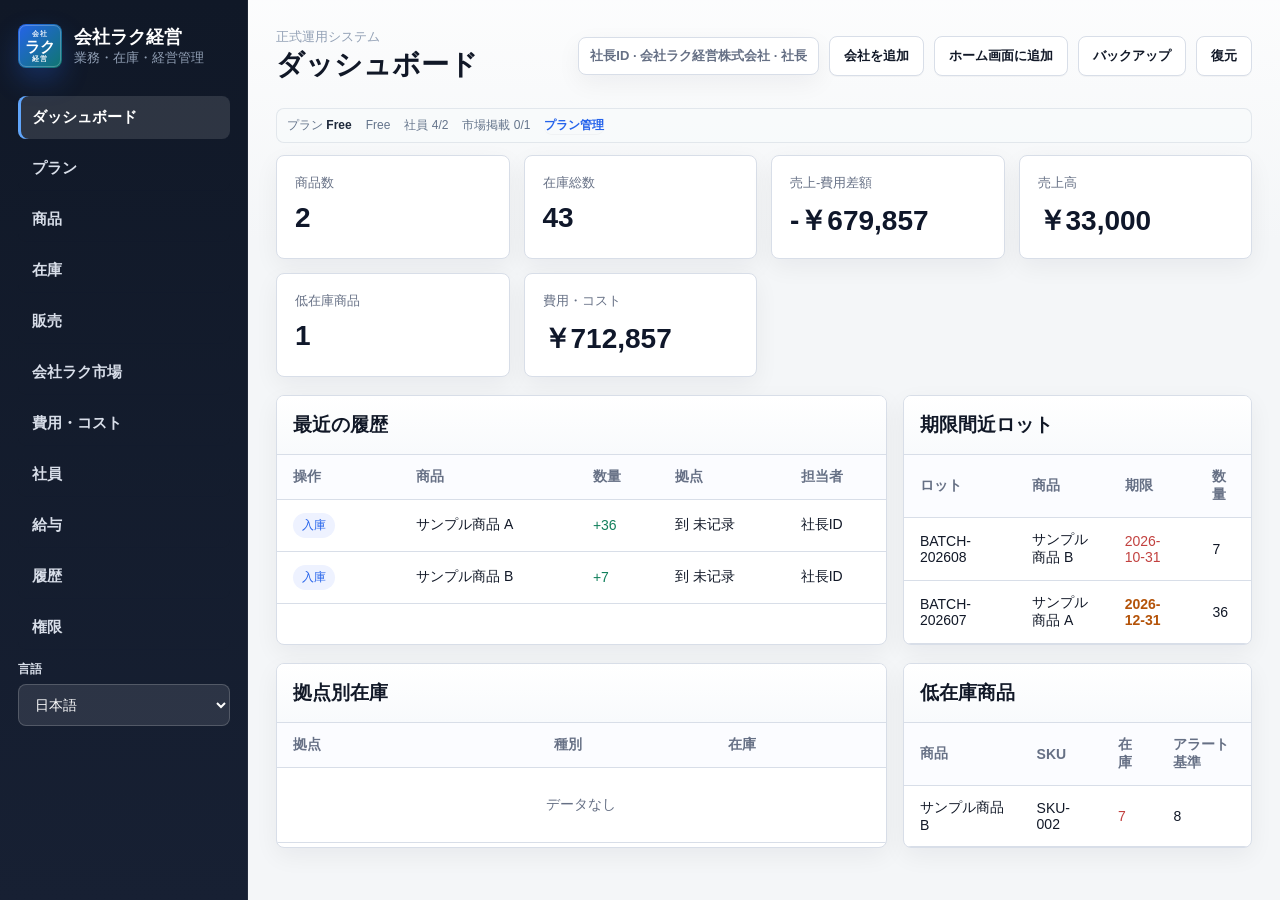
<file: app/desktop-local47/index.html>
<!doctype html>
<html lang="ja">
  <head>
    <meta charset="UTF-8" />
    <meta name="viewport" content="width=device-width, initial-scale=1.0, viewport-fit=cover" />
    <meta name="apple-mobile-web-app-capable" content="yes" />
    <meta name="apple-mobile-web-app-title" content="会社ラク経営" />
    <meta name="theme-color" content="#111827" />
    <meta http-equiv="Content-Security-Policy" content="default-src 'self'; script-src 'self'; style-src 'self'; img-src 'self' data: blob:; connect-src 'self' https://kaisha-raku-api.bienaoki.workers.dev https://api.toki-holdings.jp https://ptaouofqawvjezqlxvjk.supabase.co; object-src 'none'; base-uri 'self'; frame-ancestors 'none'; form-action 'self'" />
    <title>会社ラク経営</title>
    <link rel="manifest" href="./manifest.webmanifest?v=20261011-local47" />
    <link rel="icon" href="./assets/app-icon.svg" type="image/svg+xml" />
    <link rel="apple-touch-icon" href="./assets/app-icon.svg" />
    <link rel="stylesheet" href="./styles.css?v=20261011-local47" />
  </head>
  <body>
    <aside class="sidebar">
      <div class="brand">
        <div class="mark" aria-label="会社ラク経営">
          <span>会社</span>
          <strong>ラク</strong>
          <span>経営</span>
        </div>
        <div>
          <h1>会社ラク経営</h1>
          <p>業務・在庫・経営管理</p>
        </div>
      </div>
      <nav>
        <button class="active" data-view="dashboard">ダッシュボード</button>
        <button data-view="plans">プラン</button>
        <button data-view="products">商品</button>
        <button data-view="inventory">在庫</button>
        <button data-view="sales">販売</button>
        <button data-view="marketplace">会社ラク市場</button>
        <button data-view="expenses">費用・コスト</button>
        <button data-view="employees">社員</button>
        <button data-view="wages">給与</button>
        <button data-view="transactions">履歴</button>
        <button data-view="users">権限</button>
      </nav>
      <label class="language-switch">
        <span>言語</span>
        <select id="language-select">
          <option value="ja">日本語</option>
          <option value="zh">中文</option>
          <option value="en">English</option>
          <option value="ko">한국어</option>
          <option value="es">Español</option>
          <option value="fr">Français</option>
          <option value="de">Deutsch</option>
          <option value="pt">Português</option>
          <option value="it">Italiano</option>
          <option value="id">Bahasa Indonesia</option>
          <option value="th">ไทย</option>
          <option value="vi">Tiếng Việt</option>
          <option value="ar">العربية</option>
          <option value="hi">हिन्दी</option>
          <option value="ru">Русский</option>
        </select>
      </label>
    </aside>

    <main>
      <header>
        <div>
          <p class="eyebrow">業務管理システム</p>
          <h2 id="page-title">ダッシュボード</h2>
        </div>
        <div class="actions">
          <button id="install-pwa-btn" hidden>インストール</button>
          <button id="seed-btn">バックアップ</button>
          <button id="export-btn">復元</button>
        </div>
      </header>

      <section id="app"></section>
    </main>

    <script src="./supabase-config.js?v=20261011-local47"></script>
    <script src="./supabase-cloud.js?v=20261011-local47"></script>
    <script src="./app.js?v=20261011-local47"></script>
  </body>
</html>
</file>
<file: app/styles.css>
:root {
  --bg: #f4f6f8;
  --panel: #ffffff;
  --ink: #111827;
  --muted: #667085;
  --line: #d8dee8;
  --accent: #2563eb;
  --accent-dark: #1d4ed8;
  --green: #12805c;
  --red: #c2413f;
  --orange: #b45309;
  --blue: #2563eb;
  --shadow: 0 18px 45px rgba(15, 23, 42, 0.08);
  --shadow-soft: 0 8px 24px rgba(15, 23, 42, 0.055);
}

* {
  box-sizing: border-box;
}

body {
  margin: 0;
  min-height: 100vh;
  display: grid;
  grid-template-columns: 248px 1fr;
  background: var(--bg);
  color: var(--ink);
  font-family: "Hiragino Sans", "Yu Gothic", "Noto Sans JP", -apple-system, BlinkMacSystemFont, "Segoe UI", sans-serif;
  letter-spacing: 0;
  -webkit-font-smoothing: antialiased;
}

body.is-logged-out {
  grid-template-columns: 1fr;
}

body.is-logged-out .sidebar {
  display: none;
}

body.is-logged-out .actions > button {
  display: none;
}

.sidebar {
  background: linear-gradient(180deg, #101827 0%, #172033 100%);
  color: white;
  padding: 24px 18px;
  box-shadow: inset -1px 0 rgba(255, 255, 255, 0.06);
}

.brand {
  display: flex;
  gap: 12px;
  align-items: center;
  margin-bottom: 28px;
}

.mark {
  width: 44px;
  height: 44px;
  border-radius: 8px;
  display: grid;
  grid-template-rows: 1fr 1.35fr 1fr;
  place-items: center;
  background: linear-gradient(135deg, #2563eb, #0f766e);
  font-weight: 800;
  box-shadow: 0 12px 26px rgba(37, 99, 235, 0.28);
  color: white;
  line-height: 1;
  overflow: hidden;
  padding: 5px 4px;
  position: relative;
}

.mark::before {
  content: "";
  position: absolute;
  inset: 1px;
  border-radius: 7px;
  border: 1px solid rgba(255, 255, 255, 0.24);
  pointer-events: none;
}

.mark span {
  font-size: 7px;
  font-weight: 800;
  letter-spacing: 1px;
  opacity: 0.92;
}

.mark strong {
  font-size: 15px;
  font-weight: 900;
  letter-spacing: 0;
}

h1,
h2,
h3,
p {
  margin: 0;
}

.brand h1 {
  font-size: 18px;
  font-weight: 800;
}

.brand p,
.eyebrow {
  color: #92a0b5;
  font-size: 13px;
}

nav {
  display: grid;
  gap: 8px;
}

nav button {
  border: 0;
  text-align: left;
  color: #d8dee9;
  background: transparent;
  padding: 12px 14px;
  border-radius: 8px;
  font-size: 15px;
  font-weight: 700;
  cursor: pointer;
  transition: background 0.16s ease, color 0.16s ease, transform 0.16s ease;
}

nav button.active,
nav button:hover {
  background: rgba(255, 255, 255, 0.12);
  color: white;
}

nav button.active {
  box-shadow: inset 3px 0 #60a5fa;
}

.language-switch {
  display: grid;
  gap: 6px;
  margin-top: 12px;
  color: #d8dee9;
  font-size: 12px;
  font-weight: 700;
}

.language-switch select {
  background: rgba(255, 255, 255, 0.1);
  border-color: rgba(255, 255, 255, 0.18);
  color: white;
}

.language-switch option {
  color: var(--ink);
}

main {
  padding: 28px;
  background:
    linear-gradient(180deg, rgba(255, 255, 255, 0.72), rgba(244, 246, 248, 0.94) 240px),
    var(--bg);
}

header {
  display: flex;
  justify-content: space-between;
  gap: 16px;
  align-items: center;
  margin-bottom: 24px;
}

header h2 {
  font-size: 28px;
  font-weight: 800;
}

.actions {
  display: flex;
  gap: 10px;
  align-items: center;
}

button {
  border: 1px solid var(--line);
  background: white;
  color: var(--ink);
  padding: 10px 14px;
  border-radius: 8px;
  cursor: pointer;
  font-weight: 700;
  box-shadow: 0 1px 0 rgba(15, 23, 42, 0.03);
  transition: border-color 0.16s ease, box-shadow 0.16s ease, transform 0.16s ease, background 0.16s ease;
}

button:hover {
  border-color: #b8c2d2;
  box-shadow: 0 7px 18px rgba(15, 23, 42, 0.075);
}

button.primary {
  border-color: var(--accent);
  background: var(--accent-dark);
  color: white;
  box-shadow: 0 10px 22px rgba(37, 99, 235, 0.18);
}

.account-chip {
  border: 1px solid var(--line);
  border-radius: 8px;
  background: white;
  padding: 9px 11px;
  color: var(--muted);
  font-size: 13px;
  font-weight: 700;
  box-shadow: var(--shadow-soft);
}

.login-panel {
  max-width: 420px;
  margin: 10vh auto 0;
  background: white;
  border: 1px solid var(--line);
  border-radius: 8px;
  padding: 20px;
  display: grid;
  gap: 14px;
  box-shadow: var(--shadow);
}

.company-gate {
  max-width: 760px;
}

.company-select-grid {
  display: grid;
  gap: 10px;
}

.company-select-card {
  display: grid;
  grid-template-columns: 44px 1fr;
  gap: 10px 12px;
  align-items: center;
  text-align: left;
  padding: 14px;
}

.company-select-card .company-logo {
  grid-row: span 2;
  width: 44px;
  height: 44px;
  border-radius: 8px;
  display: grid;
  place-items: center;
  background: linear-gradient(135deg, #2563eb, #0f766e);
  color: white;
  font-weight: 900;
}

.company-select-card strong {
  font-size: 16px;
}

.company-select-card small {
  color: var(--muted);
  font-weight: 700;
}

button.danger-button,
.danger-button {
  border-color: var(--red);
  background: var(--red);
  color: white;
}

.grid {
  display: grid;
  grid-template-columns: repeat(4, minmax(150px, 1fr));
  gap: 14px;
}

.card,
.table-card,
.form-card {
  background: var(--panel);
  border: 1px solid var(--line);
  border-radius: 8px;
  box-shadow: var(--shadow-soft);
}

.card {
  padding: 18px;
}

.card .value {
  margin-top: 10px;
  font-size: 28px;
  font-weight: 800;
  color: #0f172a;
}

.card .label {
  color: var(--muted);
  font-size: 13px;
}

.content-grid {
  display: grid;
  grid-template-columns: 1.4fr 0.8fr;
  gap: 16px;
  margin-top: 18px;
}

.sales-top-strip {
  display: grid;
  grid-template-columns: minmax(210px, 260px) 1fr;
  gap: 12px;
  align-items: start;
  margin-bottom: 12px;
}

.market-hero {
  display: grid;
  grid-template-columns: 1fr minmax(190px, 260px);
  gap: 16px;
  align-items: stretch;
  padding: 20px;
  border: 1px solid var(--line);
  border-radius: 8px;
  background: linear-gradient(135deg, #ffffff, #f7fbfc);
  box-shadow: var(--shadow-soft);
  margin-bottom: 14px;
}

.market-hero h3 {
  margin: 4px 0 8px;
  font-size: 26px;
}

.market-hero p {
  color: var(--muted);
  line-height: 1.7;
  max-width: 980px;
}

.market-plan-box {
  display: grid;
  gap: 6px;
  align-content: center;
  padding: 16px;
  border: 1px solid var(--line);
  border-radius: 8px;
  background: white;
}

.market-plan-box span,
.market-plan-box small {
  color: var(--muted);
  font-size: 13px;
  font-weight: 700;
}

.market-plan-box strong {
  font-size: 28px;
}

.market-grid {
  margin-bottom: 14px;
}

.market-toolbar {
  display: grid;
  grid-template-columns: minmax(240px, 1fr) minmax(180px, 260px);
  gap: 10px;
  margin: 14px 0;
}

.market-section {
  margin-bottom: 14px;
}

.marketplace-card summary strong {
  font-size: 15px;
}

.market-detail {
  background: #f8fafc;
}

.market-description {
  padding: 12px;
  border: 1px solid var(--line);
  border-radius: 8px;
  background: white;
  color: var(--ink);
  line-height: 1.7;
  white-space: pre-wrap;
}

.check-line {
  display: inline-flex;
  align-items: center;
  gap: 8px;
  color: var(--muted);
  font-size: 13px;
  font-weight: 700;
}

.check-line input {
  width: auto;
}

.market-rule-list {
  margin: 8px 0 0;
  padding-left: 20px;
  color: var(--muted);
  line-height: 1.7;
}

.sales-top-tools {
  display: grid;
  grid-template-columns: repeat(2, minmax(180px, 1fr));
  gap: 10px;
}

.sales-top-tools .collapse-card {
  margin-bottom: 0;
}

.sales-top-tools .collapse-card > summary {
  padding: 12px 14px;
}

.sales-top-tools .collapse-card summary small {
  font-size: 12px;
}

.sales-top-tools .collapse-body {
  padding: 12px;
}

.sales-top-tools .form-row {
  grid-template-columns: 1fr;
}

.sales-top-tools .record-list {
  max-height: 420px;
  overflow: auto;
}

.expense-summary-strip {
  display: grid;
  grid-template-columns: minmax(210px, 260px) minmax(220px, 360px);
  gap: 12px;
  align-items: start;
  margin-bottom: 12px;
}

.expense-period-compact {
  margin-bottom: 0;
}

.expense-period-compact > summary {
  padding: 12px 14px;
}

.expense-period-compact .collapse-body {
  padding: 12px;
}

.expense-period-compact .form-row {
  grid-template-columns: 1fr;
}

.expense-control-panel {
  display: grid;
  grid-template-columns: 1fr;
  gap: 12px;
  margin: 14px 0;
}

.expense-matrix-card {
  margin-top: 14px;
}

.expense-matrix th,
.expense-matrix td {
  white-space: nowrap;
  text-align: right;
}

.expense-matrix th:first-child,
.expense-matrix td:first-child {
  position: sticky;
  left: 0;
  z-index: 1;
  background: white;
  text-align: left;
  min-width: 132px;
}

.expense-matrix thead th {
  position: sticky;
  top: 0;
  background: #f7f9fc;
  z-index: 2;
}

.expense-matrix thead th:first-child {
  z-index: 3;
  background: #f7f9fc;
}

.expense-total-row th,
.expense-total-row td {
  background: #fbfcff;
}

.amount-link {
  border: 0;
  background: transparent;
  padding: 0;
  color: var(--accent);
  font-weight: 700;
  text-align: right;
}

.expense-detail-stack {
  display: grid;
  gap: 12px;
  margin-top: 12px;
}

.expense-detail-panel {
  border: 1px solid var(--line);
  border-radius: 8px;
  background: white;
  overflow: hidden;
  box-shadow: var(--shadow-soft);
}

.table-card {
  overflow: hidden;
}

.table-head {
  display: flex;
  justify-content: space-between;
  align-items: center;
  gap: 12px;
  padding: 16px;
  border-bottom: 1px solid var(--line);
  background: linear-gradient(180deg, #ffffff, #f8fafc);
}

.permission-note {
  color: var(--muted);
  font-size: 13px;
}

.muted-text {
  color: var(--muted);
}

table {
  width: 100%;
  border-collapse: collapse;
}

th,
td {
  padding: 13px 16px;
  border-bottom: 1px solid var(--line);
  text-align: left;
  font-size: 14px;
  vertical-align: middle;
}

th {
  color: var(--muted);
  font-weight: 800;
  background: #fbfcff;
}

.pill {
  display: inline-flex;
  align-items: center;
  border-radius: 999px;
  padding: 4px 9px;
  font-size: 12px;
  background: #eef2ff;
  color: var(--accent);
  white-space: nowrap;
}

.pill.red {
  background: #fff0f0;
  color: var(--red);
}

.pill.blue {
  background: #eef6ff;
  color: var(--blue);
}

.pill.muted {
  background: #f2f4f7;
  color: var(--muted);
}

.danger {
  color: var(--red);
}

.warn {
  color: var(--orange);
  font-weight: 700;
}

.ok {
  color: var(--green);
}

.form-card {
  padding: 16px;
  display: grid;
  gap: 12px;
}

.compact-form {
  border: 0;
  padding: 0;
}

.collapse-card,
.record-panel {
  background: var(--panel);
  border: 1px solid var(--line);
  border-radius: 8px;
  margin-bottom: 12px;
  overflow: hidden;
  box-shadow: var(--shadow-soft);
}

.collapse-card > summary,
.record-panel > summary {
  cursor: pointer;
  list-style: none;
  padding: 14px 16px;
  background: linear-gradient(180deg, #ffffff, #f9fbfd);
}

.collapse-card > summary::-webkit-details-marker,
.record-panel > summary::-webkit-details-marker {
  display: none;
}

.collapse-card > summary::after,
.record-panel > summary::after {
  content: "開く";
  float: right;
  color: var(--accent);
  font-size: 13px;
  font-weight: 700;
}

.collapse-card[open] > summary::after,
.record-panel[open] > summary::after {
  content: "閉じる";
}

.collapse-card summary span,
.record-panel summary span {
  display: grid;
  gap: 3px;
  padding-right: 56px;
}

.collapse-card summary small,
.record-panel summary small {
  color: var(--muted);
  font-size: 13px;
}

.collapse-body,
.record-form {
  border-top: 1px solid var(--line);
  padding: 16px;
}

.record-list {
  display: grid;
  gap: 10px;
  padding: 12px;
}

.record-panel {
  margin-bottom: 0;
}

.employee-edit-form {
  display: none;
}

.employee-panel.is-editing .employee-detail-view {
  display: none;
}

.employee-panel.is-editing .employee-edit-form {
  display: grid;
}

.detail-grid {
  display: grid;
  grid-template-columns: repeat(3, 1fr);
  gap: 10px;
}

.detail-grid div,
.detail-note {
  display: grid;
  gap: 5px;
  padding: 10px 12px;
  border: 1px solid var(--line);
  border-radius: 8px;
  background: #f8fafc;
}

.detail-grid span,
.detail-note span {
  color: var(--muted);
  font-size: 12px;
  font-weight: 700;
}

.detail-grid strong,
.detail-note strong {
  font-size: 14px;
  font-weight: 700;
}

.detail-note {
  margin-top: 10px;
}

.employee-documents {
  display: grid;
  gap: 10px;
  margin-top: 12px;
  padding: 12px;
  border: 1px solid var(--line);
  border-radius: 8px;
  background: #f8fafc;
}

.employee-access-panel {
  background: #fff;
}

.market-verification-upload {
  display: grid;
  gap: 10px;
  padding: 12px;
  border: 1px solid var(--line);
  border-radius: 8px;
  background: #fff;
}

.market-verification-upload input {
  background: #f8fafc;
}

.verification-file-list {
  display: flex;
  gap: 8px;
  align-items: center;
  flex-wrap: wrap;
  font-size: 13px;
}

.verification-file-list span {
  padding: 5px 8px;
  border: 1px solid var(--line);
  border-radius: 999px;
  background: #fff;
  color: var(--muted);
}

.compact-detail-grid {
  grid-template-columns: repeat(4, minmax(120px, 1fr));
}

.inline-permission-form {
  display: flex;
  gap: 8px;
  align-items: center;
  flex-wrap: wrap;
}

.inline-permission-form select {
  min-width: 140px;
  width: auto;
}

.small-button {
  padding: 8px 11px;
  font-size: 12px;
}

.document-head {
  display: flex;
  justify-content: space-between;
  gap: 10px;
  align-items: baseline;
}

.document-head span {
  color: var(--muted);
  font-size: 13px;
}

.document-upload-row input {
  background: white;
}

.document-list {
  display: grid;
  gap: 8px;
}

.document-item {
  display: flex;
  justify-content: space-between;
  gap: 12px;
  align-items: center;
  padding: 10px;
  border: 1px solid var(--line);
  border-radius: 8px;
  background: white;
}

.document-item > div:first-child {
  display: grid;
  gap: 4px;
  min-width: 0;
}

.document-item span {
  color: var(--muted);
  font-size: 12px;
}

.compact-empty {
  padding: 12px;
}

.button-row {
  display: flex;
  gap: 10px;
  flex-wrap: wrap;
}

.compact-buttons {
  gap: 6px;
  min-width: 210px;
}

.compact-buttons .table-action {
  padding: 5px 7px;
}

.link-button {
  border: 0;
  background: transparent;
  padding: 0;
  color: var(--accent);
  text-align: left;
  display: grid;
  gap: 3px;
}

.link-button span {
  color: var(--muted);
  font-size: 12px;
}

.sale-detail-row td {
  background: #f8fafc;
}

.sale-detail-panel {
  display: grid;
  gap: 12px;
}

.sale-document-buttons {
  min-width: 0;
}

.employee-manager {
  margin-top: 18px;
}

.employee-wage-block {
  border-top: 1px solid var(--line);
  background: #f8fafc;
}

.compact-head {
  padding: 12px 16px;
}

.compact-head h3 {
  font-size: 15px;
}

.mini-table th,
.mini-table td {
  font-size: 13px;
  padding: 11px 16px;
}

.permission-table th,
.permission-table td {
  text-align: center;
  padding: 10px;
}

.permission-table th:first-child {
  text-align: left;
  min-width: 120px;
}

.permission-table input[type="checkbox"] {
  width: auto;
}

.table-action {
  padding: 6px 9px;
  font-size: 12px;
  white-space: nowrap;
}

.product-edit-layout {
  display: grid;
  grid-template-columns: 160px 1fr;
  gap: 16px;
  align-items: start;
}

.product-row-main {
  display: flex;
  align-items: center;
  gap: 10px;
  min-width: 220px;
}

.product-row-main div:last-child {
  display: grid;
  gap: 3px;
}

.product-row-main small {
  color: var(--muted);
  font-size: 12px;
}

.product-thumb {
  width: 42px;
  height: 42px;
  border: 1px solid var(--line);
  border-radius: 8px;
  display: grid;
  place-items: center;
  flex: 0 0 auto;
  overflow: hidden;
  background: #f8fafc;
  color: var(--muted);
  font-size: 11px;
}

.product-thumb img {
  width: 100%;
  height: 100%;
  object-fit: cover;
}

.product-edit-row td {
  background: #f8fafc;
}

.product-media-stack {
  display: grid;
  gap: 10px;
}

.product-image-box {
  width: 160px;
  aspect-ratio: 1;
  border: 1px solid var(--line);
  border-radius: 8px;
  display: grid;
  place-items: center;
  overflow: hidden;
  background: #f8fafc;
  color: var(--muted);
  font-size: 13px;
}

.product-image-box img {
  width: 100%;
  height: 100%;
  object-fit: cover;
}

.product-barcode-box {
  width: 160px;
  min-height: 78px;
  border: 1px solid var(--line);
  border-radius: 8px;
  display: grid;
  place-items: center;
  overflow: hidden;
  background: #fff;
  color: var(--muted);
  font-size: 12px;
  padding: 8px;
}

.product-barcode-box img {
  max-width: 100%;
  max-height: 92px;
  object-fit: contain;
  image-rendering: crisp-edges;
}

.product-edit-fields {
  display: grid;
  gap: 10px;
}

.product-status {
  display: grid;
  gap: 6px;
  padding: 10px 12px;
  border: 1px solid var(--line);
  border-radius: 8px;
  background: #f8fafc;
}

.product-status span {
  color: var(--muted);
  font-size: 12px;
  font-weight: 700;
}

.wage-export-panel {
  display: flex;
  align-items: center;
  justify-content: space-between;
  gap: 12px;
  padding: 12px 16px;
  border-bottom: 1px solid var(--line);
  background: #f8fafc;
}

.wage-month-list {
  display: flex;
  flex-wrap: wrap;
  gap: 8px;
}

.wage-month-list label {
  display: inline-flex;
  align-items: center;
  gap: 6px;
  padding: 6px 9px;
  border: 1px solid var(--line);
  border-radius: 8px;
  background: white;
  color: var(--muted);
  font-size: 13px;
}

.wage-month-list input {
  width: auto;
}

.wage-manager {
  margin-top: 18px;
}

.deleted-record-row {
  display: flex;
  justify-content: space-between;
  gap: 12px;
  align-items: center;
  padding: 12px;
  border: 1px solid var(--line);
  border-radius: 8px;
  background: #f8fafc;
}

.deleted-record-row div {
  display: grid;
  gap: 4px;
}

.deleted-record-row span {
  color: var(--muted);
  font-size: 13px;
}

.wage-totals {
  display: grid;
  grid-template-columns: repeat(4, minmax(140px, 1fr));
  gap: 10px;
  padding: 12px;
  border: 1px solid var(--line);
  border-radius: 8px;
  background: #f8fafc;
}

.wage-totals span {
  color: var(--muted);
  font-size: 13px;
}

.wage-totals strong {
  display: block;
  margin-top: 4px;
  color: var(--ink);
  font-size: 16px;
}

.form-title {
  display: flex;
  flex-wrap: wrap;
  align-items: baseline;
  gap: 8px 12px;
}

.form-title span,
.hint {
  color: var(--muted);
  font-size: 13px;
}

.form-row {
  display: grid;
  grid-template-columns: repeat(3, 1fr);
  gap: 10px;
}

.form-field {
  display: grid;
  gap: 6px;
}

.form-field span {
  color: var(--muted);
  font-size: 12px;
  font-weight: 700;
}

.rate-label {
  display: flex;
  align-items: center;
  gap: 6px;
  min-height: 26px;
}

.rate-label .rate-input {
  width: 76px;
  padding: 5px 7px;
  font-size: 12px;
  text-align: right;
}

.rate-label em {
  color: var(--muted);
  font-style: normal;
  font-weight: 700;
}

input,
select,
textarea {
  width: 100%;
  border: 1px solid var(--line);
  border-radius: 8px;
  padding: 11px 12px;
  font-size: 14px;
  font-family: inherit;
  background: #ffffff;
  color: var(--ink);
  transition: border-color 0.16s ease, box-shadow 0.16s ease, background 0.16s ease;
}

input:focus,
select:focus,
textarea:focus {
  outline: none;
  border-color: #7da2f7;
  box-shadow: 0 0 0 3px rgba(37, 99, 235, 0.13);
}

textarea {
  resize: vertical;
  line-height: 1.5;
}

.toolbar-line {
  margin: 16px 0;
}

.toolbar-line input {
  max-width: 460px;
  background: white;
}

.hint {
  margin: 12px 0 16px;
  padding: 12px 14px;
  background: #fffaf0;
  border: 1px solid #efd59f;
  border-radius: 8px;
}

.table-scroll {
  width: 100%;
  overflow-x: auto;
}

.empty {
  text-align: center;
  color: var(--muted);
  padding: 28px 16px;
}

td:first-child,
th:first-child {
  min-width: 90px;
}

@media (max-width: 920px) {
  body {
    grid-template-columns: 1fr;
  }

  .sidebar {
    position: sticky;
    top: 0;
    z-index: 20;
    padding: 10px 12px;
  }

  .brand {
    margin-bottom: 10px;
  }

  .mark {
    width: 36px;
    height: 36px;
  }

  nav {
    display: flex;
    gap: 6px;
    overflow-x: auto;
    padding-bottom: 4px;
    scrollbar-width: none;
  }

  nav::-webkit-scrollbar {
    display: none;
  }

  nav button {
    flex: 0 0 auto;
    padding: 9px 11px;
    white-space: nowrap;
  }

  .language-switch {
    display: flex;
    align-items: center;
    gap: 8px;
    margin-top: 8px;
  }

  .language-switch select {
    max-width: 150px;
    padding: 8px 10px;
  }

  main {
    padding: 16px;
  }

  header {
    align-items: flex-start;
    margin-bottom: 16px;
  }

  header h2 {
    font-size: 24px;
  }

  .actions {
    flex-wrap: wrap;
    justify-content: flex-end;
  }

  .grid {
    grid-template-columns: repeat(2, minmax(0, 1fr));
  }

  .sales-top-strip,
  .sales-top-tools,
  .market-hero,
  .market-toolbar,
  .expense-summary-strip,
  .expense-control-panel,
  .content-grid,
  .form-row,
  .product-edit-layout,
  .detail-grid,
  .document-item,
  .document-head,
  .deleted-record-row {
    grid-template-columns: 1fr;
  }

  .document-item,
  .document-head,
  .deleted-record-row {
    display: grid;
  }
}

@media (max-width: 640px) and (orientation: portrait) {
  body {
    background: white;
  }

  .sidebar {
    border-bottom: 1px solid rgba(255, 255, 255, 0.12);
  }

  .brand p {
    display: none;
  }

  .brand h1 {
    font-size: 16px;
  }

  nav button {
    font-size: 13px;
    padding: 8px 10px;
  }

  main {
    padding: 12px;
  }

  header {
    display: grid;
    gap: 10px;
  }

  header h2 {
    font-size: 22px;
  }

  .actions {
    justify-content: flex-start;
    gap: 8px;
  }

  .actions button,
  .account-chip {
    padding: 8px 10px;
    font-size: 12px;
  }

  .grid {
    grid-template-columns: 1fr;
    gap: 10px;
  }

  .card {
    padding: 14px;
  }

  .card .value {
    font-size: 23px;
  }

  .collapse-card > summary,
  .record-panel > summary,
  .table-head {
    padding: 12px;
  }

  .collapse-body,
  .record-form {
    padding: 12px;
  }

  .form-row {
    gap: 9px;
  }

  input,
  select,
  textarea,
  button {
    min-height: 42px;
    font-size: 16px;
  }

  .table-scroll {
    margin-inline: -12px;
    width: calc(100% + 24px);
    padding-inline: 12px;
  }

  th,
  td {
    padding: 11px 12px;
    font-size: 13px;
  }

  .product-row-main {
    min-width: 180px;
  }

  .product-media-stack,
  .product-image-box,
  .product-barcode-box {
    width: 100%;
  }

  .wage-totals {
    grid-template-columns: 1fr;
  }

  .login-panel {
    margin: 8vh 12px 0;
  }
}

@media (max-width: 920px) and (orientation: landscape) {
  body:not(.is-logged-out) {
    grid-template-columns: 220px 1fr;
  }

  .sidebar {
    position: sticky;
    top: 0;
    height: 100vh;
    padding: 18px 14px;
  }

  .brand {
    margin-bottom: 18px;
  }

  nav {
    display: grid;
    overflow: visible;
  }

  nav button {
    white-space: normal;
  }
}
</file>
<file: app/desktop-local47/styles.css>
:root {
  --bg: #f4f6f8;
  --panel: #ffffff;
  --ink: #111827;
  --muted: #667085;
  --line: #d8dee8;
  --accent: #2563eb;
  --accent-dark: #1d4ed8;
  --green: #12805c;
  --red: #c2413f;
  --orange: #b45309;
  --blue: #2563eb;
  --shadow: 0 18px 45px rgba(15, 23, 42, 0.08);
  --shadow-soft: 0 8px 24px rgba(15, 23, 42, 0.055);
}

* {
  box-sizing: border-box;
}

body {
  margin: 0;
  min-height: 100vh;
  display: grid;
  grid-template-columns: 248px 1fr;
  background: var(--bg);
  color: var(--ink);
  font-family: "Hiragino Sans", "Yu Gothic", "Noto Sans JP", -apple-system, BlinkMacSystemFont, "Segoe UI", sans-serif;
  letter-spacing: 0;
  -webkit-font-smoothing: antialiased;
}

body.is-logged-out {
  grid-template-columns: 1fr;
}

body.is-logged-out .sidebar {
  display: none;
}

body.is-logged-out .actions > button {
  display: none;
}

.sidebar {
  background: linear-gradient(180deg, #101827 0%, #172033 100%);
  color: white;
  padding: 24px 18px;
  box-shadow: inset -1px 0 rgba(255, 255, 255, 0.06);
}

.brand {
  display: flex;
  gap: 12px;
  align-items: center;
  margin-bottom: 28px;
}

.mark {
  width: 44px;
  height: 44px;
  border-radius: 8px;
  display: grid;
  grid-template-rows: 1fr 1.35fr 1fr;
  place-items: center;
  background: linear-gradient(135deg, #2563eb, #0f766e);
  font-weight: 800;
  box-shadow: 0 12px 26px rgba(37, 99, 235, 0.28);
  color: white;
  line-height: 1;
  overflow: hidden;
  padding: 5px 4px;
  position: relative;
}

.mark::before {
  content: "";
  position: absolute;
  inset: 1px;
  border-radius: 7px;
  border: 1px solid rgba(255, 255, 255, 0.24);
  pointer-events: none;
}

.mark span {
  font-size: 7px;
  font-weight: 800;
  letter-spacing: 1px;
  opacity: 0.92;
}

.mark strong {
  font-size: 15px;
  font-weight: 900;
  letter-spacing: 0;
}

h1,
h2,
h3,
p {
  margin: 0;
}

.brand h1 {
  font-size: 18px;
  font-weight: 800;
}

.brand p,
.eyebrow {
  color: #92a0b5;
  font-size: 13px;
}

nav {
  display: grid;
  gap: 8px;
}

nav button {
  border: 0;
  text-align: left;
  color: #d8dee9;
  background: transparent;
  padding: 12px 14px;
  border-radius: 8px;
  font-size: 15px;
  font-weight: 700;
  cursor: grab;
  transition: background 0.16s ease, color 0.16s ease, transform 0.16s ease;
  user-select: none;
}

nav button.active,
nav button:hover {
  background: rgba(255, 255, 255, 0.12);
  color: white;
}

nav button.active {
  box-shadow: inset 3px 0 #60a5fa;
}

nav.drag-active {
  outline: 1px dashed rgba(96, 165, 250, 0.52);
  outline-offset: 6px;
  border-radius: 10px;
}

nav button:active {
  cursor: grabbing;
}

nav button.dragging {
  opacity: 0.54;
  background: rgba(96, 165, 250, 0.18);
  color: white;
}

.language-switch {
  display: grid;
  gap: 6px;
  margin-top: 12px;
  color: #d8dee9;
  font-size: 12px;
  font-weight: 700;
}

.language-switch select {
  background: rgba(255, 255, 255, 0.1);
  border-color: rgba(255, 255, 255, 0.18);
  color: white;
}

.language-switch option {
  color: var(--ink);
}

main {
  padding: 28px;
  background:
    linear-gradient(180deg, rgba(255, 255, 255, 0.72), rgba(244, 246, 248, 0.94) 240px),
    var(--bg);
}

header {
  display: flex;
  justify-content: space-between;
  gap: 16px;
  align-items: center;
  margin-bottom: 24px;
}

header h2 {
  font-size: 28px;
  font-weight: 800;
}

.actions {
  display: flex;
  gap: 10px;
  align-items: center;
}

button {
  border: 1px solid var(--line);
  background: white;
  color: var(--ink);
  padding: 10px 14px;
  border-radius: 8px;
  cursor: pointer;
  font-weight: 700;
  box-shadow: 0 1px 0 rgba(15, 23, 42, 0.03);
  transition: border-color 0.16s ease, box-shadow 0.16s ease, transform 0.16s ease, background 0.16s ease;
}

button:hover {
  border-color: #b8c2d2;
  box-shadow: 0 7px 18px rgba(15, 23, 42, 0.075);
}

button.primary {
  border-color: var(--accent);
  background: var(--accent-dark);
  color: white;
  box-shadow: 0 10px 22px rgba(37, 99, 235, 0.18);
}

.button-link {
  display: inline-flex;
  align-items: center;
  justify-content: center;
  min-height: 42px;
  border: 1px solid var(--line);
  border-radius: 8px;
  padding: 10px 14px;
  background: white;
  color: var(--ink);
  font-weight: 800;
  text-decoration: none;
  box-shadow: 0 1px 0 rgba(15, 23, 42, 0.03);
}

.button-link.primary {
  border-color: var(--accent);
  background: var(--accent-dark);
  color: white;
  box-shadow: 0 10px 22px rgba(37, 99, 235, 0.18);
}

.account-chip {
  border: 1px solid var(--line);
  border-radius: 8px;
  background: white;
  padding: 9px 11px;
  color: var(--muted);
  font-size: 13px;
  font-weight: 700;
  box-shadow: var(--shadow-soft);
}

.login-panel {
  max-width: 420px;
  margin: 10vh auto 0;
  background: white;
  border: 1px solid var(--line);
  border-radius: 8px;
  padding: 20px;
  display: grid;
  gap: 14px;
  box-shadow: var(--shadow);
}

.company-gate {
  max-width: 760px;
}

.company-select-grid {
  display: grid;
  gap: 10px;
}

.company-select-card {
  display: grid;
  grid-template-columns: 44px 1fr;
  gap: 10px 12px;
  align-items: center;
  text-align: left;
  padding: 14px;
}

.company-select-card .company-logo {
  grid-row: span 2;
  width: 44px;
  height: 44px;
  border-radius: 8px;
  display: grid;
  place-items: center;
  background: linear-gradient(135deg, #2563eb, #0f766e);
  color: white;
  font-weight: 900;
}

.company-select-card strong {
  font-size: 16px;
}

.company-select-card small {
  color: var(--muted);
  font-weight: 700;
}

button.danger-button,
.danger-button {
  border-color: var(--red);
  background: var(--red);
  color: white;
}

.grid {
  display: grid;
  grid-template-columns: repeat(4, minmax(150px, 1fr));
  gap: 14px;
}

.plan-status-strip {
  display: flex;
  align-items: center;
  flex-wrap: wrap;
  gap: 8px 14px;
  margin: 0 0 12px;
  padding: 8px 10px;
  border: 1px solid rgba(148, 163, 184, 0.22);
  border-radius: 8px;
  background: rgba(248, 250, 252, 0.78);
  color: #64748b;
  font-size: 12px;
  line-height: 1.4;
}

.plan-status-strip strong {
  color: #1e293b;
}

.text-link-button {
  border: 0;
  background: transparent;
  color: #2563eb;
  font: inherit;
  font-weight: 800;
  padding: 0;
  cursor: pointer;
}

.text-link-button:hover {
  text-decoration: underline;
}

.card,
.table-card,
.form-card {
  background: var(--panel);
  border: 1px solid var(--line);
  border-radius: 8px;
  box-shadow: var(--shadow-soft);
}

.card {
  padding: 18px;
}

.card .value {
  margin-top: 10px;
  font-size: 28px;
  font-weight: 800;
  color: #0f172a;
}

.card .label {
  color: var(--muted);
  font-size: 13px;
}

.content-grid {
  display: grid;
  grid-template-columns: 1.4fr 0.8fr;
  gap: 16px;
  margin-top: 18px;
}

.plan-upgrade-card {
  margin-top: 12px;
}

.plan-usage-card {
  margin-top: 14px;
}

.plan-page {
  display: grid;
  gap: 14px;
}

.plan-note-card {
  margin-top: 0;
}

.plan-note-body {
  display: grid;
  gap: 8px;
  padding: 16px;
  color: var(--muted);
  line-height: 1.7;
}

.plan-note-body p {
  margin: 0;
}

.plan-grid {
  display: grid;
  grid-template-columns: repeat(3, minmax(0, 1fr));
  gap: 12px;
  padding: 16px;
}

.plan-card {
  display: grid;
  gap: 14px;
  align-content: space-between;
  min-height: 180px;
  border: 1px solid var(--line);
  border-radius: 8px;
  background: #fff;
  padding: 16px;
}

.plan-card.active {
  border-color: rgba(37, 99, 235, 0.55);
  box-shadow: 0 12px 28px rgba(37, 99, 235, 0.12);
}

.plan-card h4 {
  margin: 10px 0 8px;
  font-size: 22px;
}

.plan-card p {
  color: var(--muted);
  line-height: 1.6;
  font-size: 13px;
}

.sales-top-strip {
  display: grid;
  grid-template-columns: minmax(210px, 260px) 1fr;
  gap: 12px;
  align-items: start;
  margin-bottom: 12px;
}

.market-hero {
  display: grid;
  grid-template-columns: 1fr minmax(190px, 260px);
  gap: 16px;
  align-items: stretch;
  padding: 20px;
  border: 1px solid var(--line);
  border-radius: 8px;
  background: linear-gradient(135deg, #ffffff, #f7fbfc);
  box-shadow: var(--shadow-soft);
  margin-bottom: 14px;
}

.market-hero h3 {
  margin: 4px 0 8px;
  font-size: 26px;
}

.market-hero p {
  color: var(--muted);
  line-height: 1.7;
  max-width: 980px;
}

.market-plan-box {
  display: grid;
  gap: 6px;
  align-content: center;
  padding: 16px;
  border: 1px solid var(--line);
  border-radius: 8px;
  background: white;
}

.market-plan-box span,
.market-plan-box small {
  color: var(--muted);
  font-size: 13px;
  font-weight: 700;
}

.market-plan-box strong {
  font-size: 28px;
}

.market-grid {
  margin-bottom: 14px;
}

.market-toolbar {
  display: grid;
  grid-template-columns: minmax(240px, 1fr) minmax(180px, 260px);
  gap: 10px;
  margin: 14px 0;
}

.market-section {
  margin-bottom: 14px;
}

.marketplace-card summary strong {
  font-size: 15px;
}

.market-detail {
  background: #f8fafc;
}

.market-description {
  padding: 12px;
  border: 1px solid var(--line);
  border-radius: 8px;
  background: white;
  color: var(--ink);
  line-height: 1.7;
  white-space: pre-wrap;
}

.check-line {
  display: inline-flex;
  align-items: center;
  gap: 8px;
  color: var(--muted);
  font-size: 13px;
  font-weight: 700;
}

.check-line input {
  width: auto;
}

.market-rule-list {
  margin: 8px 0 0;
  padding-left: 20px;
  color: var(--muted);
  line-height: 1.7;
}

.sales-top-tools {
  display: grid;
  grid-template-columns: repeat(2, minmax(180px, 1fr));
  gap: 10px;
}

.sales-top-tools .collapse-card {
  margin-bottom: 0;
}

.sales-top-tools .collapse-card > summary {
  padding: 12px 14px;
}

.sales-top-tools .collapse-card summary small {
  font-size: 12px;
}

.sales-top-tools .collapse-body {
  padding: 12px;
}

.sales-top-tools .form-row {
  grid-template-columns: 1fr;
}

.sales-top-tools .record-list {
  max-height: 420px;
  overflow: auto;
}

.expense-summary-strip {
  display: grid;
  grid-template-columns: minmax(210px, 260px) minmax(220px, 360px);
  gap: 12px;
  align-items: start;
  margin-bottom: 12px;
}

.expense-period-compact {
  margin-bottom: 0;
}

.expense-period-compact > summary {
  padding: 12px 14px;
}

.expense-period-compact .collapse-body {
  padding: 12px;
}

.expense-period-compact .form-row {
  grid-template-columns: 1fr;
}

.expense-control-panel {
  display: grid;
  grid-template-columns: 1fr;
  gap: 12px;
  margin: 14px 0;
}

.expense-matrix-card {
  margin-top: 14px;
}

.expense-matrix th,
.expense-matrix td {
  white-space: nowrap;
  text-align: right;
}

.expense-matrix th:first-child,
.expense-matrix td:first-child {
  position: sticky;
  left: 0;
  z-index: 1;
  background: white;
  text-align: left;
  min-width: 132px;
}

.expense-matrix thead th {
  position: sticky;
  top: 0;
  background: #f7f9fc;
  z-index: 2;
}

.expense-matrix thead th:first-child {
  z-index: 3;
  background: #f7f9fc;
}

.expense-total-row th,
.expense-total-row td {
  background: #fbfcff;
}

.amount-link {
  border: 0;
  background: transparent;
  padding: 0;
  color: var(--accent);
  font-weight: 700;
  text-align: right;
}

.expense-detail-stack {
  display: grid;
  gap: 12px;
  margin-top: 12px;
}

.expense-detail-panel {
  border: 1px solid var(--line);
  border-radius: 8px;
  background: white;
  overflow: hidden;
  box-shadow: var(--shadow-soft);
}

.table-card {
  overflow: hidden;
}

.table-head {
  display: flex;
  justify-content: space-between;
  align-items: center;
  gap: 12px;
  padding: 16px;
  border-bottom: 1px solid var(--line);
  background: linear-gradient(180deg, #ffffff, #f8fafc);
}

.permission-note {
  color: var(--muted);
  font-size: 13px;
}

.muted-text {
  color: var(--muted);
}

table {
  width: 100%;
  border-collapse: collapse;
}

th,
td {
  padding: 13px 16px;
  border-bottom: 1px solid var(--line);
  text-align: left;
  font-size: 14px;
  vertical-align: middle;
}

th {
  color: var(--muted);
  font-weight: 800;
  background: #fbfcff;
}

.pill {
  display: inline-flex;
  align-items: center;
  border-radius: 999px;
  padding: 4px 9px;
  font-size: 12px;
  background: #eef2ff;
  color: var(--accent);
  white-space: nowrap;
}

.pill.red {
  background: #fff0f0;
  color: var(--red);
}

.pill.blue {
  background: #eef6ff;
  color: var(--blue);
}

.pill.muted {
  background: #f2f4f7;
  color: var(--muted);
}

.danger {
  color: var(--red);
}

.warn {
  color: var(--orange);
  font-weight: 700;
}

.ok {
  color: var(--green);
}

.compat-warning {
  display: grid;
  gap: 6px;
  margin-bottom: 14px;
  padding: 12px 14px;
  border: 1px solid rgba(180, 83, 9, 0.22);
  border-radius: 8px;
  background: #fff7ed;
  color: #9a3412;
  line-height: 1.6;
  font-size: 13px;
}

.compat-warning strong {
  color: #7c2d12;
}

.form-card {
  padding: 16px;
  display: grid;
  gap: 12px;
}

.compact-form {
  border: 0;
  padding: 0;
}

.collapse-card,
.record-panel {
  background: var(--panel);
  border: 1px solid var(--line);
  border-radius: 8px;
  margin-bottom: 12px;
  overflow: hidden;
  box-shadow: var(--shadow-soft);
}

.collapse-card > summary,
.record-panel > summary {
  cursor: pointer;
  list-style: none;
  padding: 14px 16px;
  background: linear-gradient(180deg, #ffffff, #f9fbfd);
}

.collapse-card > summary::-webkit-details-marker,
.record-panel > summary::-webkit-details-marker {
  display: none;
}

.collapse-card > summary::after,
.record-panel > summary::after {
  content: "開く";
  float: right;
  color: var(--accent);
  font-size: 13px;
  font-weight: 700;
}

.collapse-card[open] > summary::after,
.record-panel[open] > summary::after {
  content: "閉じる";
}

.collapse-card summary span,
.record-panel summary span {
  display: grid;
  gap: 3px;
  padding-right: 56px;
}

.collapse-card summary small,
.record-panel summary small {
  color: var(--muted);
  font-size: 13px;
}

.collapse-body,
.record-form {
  border-top: 1px solid var(--line);
  padding: 16px;
}

.record-list {
  display: grid;
  gap: 10px;
  padding: 12px;
}

.record-panel {
  margin-bottom: 0;
}

.employee-edit-form {
  display: none;
}

.employee-panel.is-editing .employee-detail-view {
  display: none;
}

.employee-panel.is-editing .employee-edit-form {
  display: grid;
}

.detail-grid {
  display: grid;
  grid-template-columns: repeat(3, 1fr);
  gap: 10px;
}

.detail-grid div,
.detail-note {
  display: grid;
  gap: 5px;
  padding: 10px 12px;
  border: 1px solid var(--line);
  border-radius: 8px;
  background: #f8fafc;
}

.detail-grid span,
.detail-note span {
  color: var(--muted);
  font-size: 12px;
  font-weight: 700;
}

.detail-grid strong,
.detail-note strong {
  font-size: 14px;
  font-weight: 700;
}

.detail-note {
  margin-top: 10px;
}

.employee-documents {
  display: grid;
  gap: 10px;
  margin-top: 12px;
  padding: 12px;
  border: 1px solid var(--line);
  border-radius: 8px;
  background: #f8fafc;
}

.employee-access-panel {
  background: #fff;
}

.market-verification-upload {
  display: grid;
  gap: 10px;
  padding: 12px;
  border: 1px solid var(--line);
  border-radius: 8px;
  background: #fff;
}

.market-verification-upload input {
  background: #f8fafc;
}

.verification-file-list {
  display: flex;
  gap: 8px;
  align-items: center;
  flex-wrap: wrap;
  font-size: 13px;
}

.verification-file-list span {
  padding: 5px 8px;
  border: 1px solid var(--line);
  border-radius: 999px;
  background: #fff;
  color: var(--muted);
}

.compact-detail-grid {
  grid-template-columns: repeat(4, minmax(120px, 1fr));
}

.inline-permission-form {
  display: flex;
  gap: 8px;
  align-items: center;
  flex-wrap: wrap;
}

.inline-permission-form select {
  min-width: 140px;
  width: auto;
}

.small-button {
  padding: 8px 11px;
  font-size: 12px;
}

.document-head {
  display: flex;
  justify-content: space-between;
  gap: 10px;
  align-items: baseline;
}

.document-head span {
  color: var(--muted);
  font-size: 13px;
}

.document-upload-row input {
  background: white;
}

.document-list {
  display: grid;
  gap: 8px;
}

.document-item {
  display: flex;
  justify-content: space-between;
  gap: 12px;
  align-items: center;
  padding: 10px;
  border: 1px solid var(--line);
  border-radius: 8px;
  background: white;
}

.document-item > div:first-child {
  display: grid;
  gap: 4px;
  min-width: 0;
}

.document-item span {
  color: var(--muted);
  font-size: 12px;
}

.compact-empty {
  padding: 12px;
}

.button-row {
  display: flex;
  gap: 10px;
  flex-wrap: wrap;
}

.compact-buttons {
  gap: 6px;
  min-width: 210px;
}

.compact-buttons .table-action {
  padding: 5px 7px;
}

.link-button {
  border: 0;
  background: transparent;
  padding: 0;
  color: var(--accent);
  text-align: left;
  display: grid;
  gap: 3px;
}

.link-button span {
  color: var(--muted);
  font-size: 12px;
}

.sale-detail-row td {
  background: #f8fafc;
}

.sale-detail-panel {
  display: grid;
  gap: 12px;
}

.sale-document-buttons {
  min-width: 0;
}

.employee-manager {
  margin-top: 18px;
}

.employee-wage-block {
  border-top: 1px solid var(--line);
  background: #f8fafc;
}

.compact-head {
  padding: 12px 16px;
}

.compact-head h3 {
  font-size: 15px;
}

.mini-table th,
.mini-table td {
  font-size: 13px;
  padding: 11px 16px;
}

.permission-table th,
.permission-table td {
  text-align: center;
  padding: 10px;
}

.permission-table th:first-child {
  text-align: left;
  min-width: 120px;
}

.permission-table input[type="checkbox"] {
  width: auto;
}

.table-action {
  padding: 6px 9px;
  font-size: 12px;
  white-space: nowrap;
}

.product-edit-layout {
  display: grid;
  grid-template-columns: 160px 1fr;
  gap: 16px;
  align-items: start;
}

.product-row-main {
  display: flex;
  align-items: center;
  gap: 10px;
  min-width: 220px;
}

.product-row-main div:last-child {
  display: grid;
  gap: 3px;
}

.product-row-main small {
  color: var(--muted);
  font-size: 12px;
}

.product-thumb {
  width: 42px;
  height: 42px;
  border: 1px solid var(--line);
  border-radius: 8px;
  display: grid;
  place-items: center;
  flex: 0 0 auto;
  overflow: hidden;
  background: #f8fafc;
  color: var(--muted);
  font-size: 11px;
}

.product-thumb img {
  width: 100%;
  height: 100%;
  object-fit: cover;
}

.product-edit-row td {
  background: #f8fafc;
}

.product-media-stack {
  display: grid;
  gap: 10px;
}

.product-image-box {
  width: 160px;
  aspect-ratio: 1;
  border: 1px solid var(--line);
  border-radius: 8px;
  display: grid;
  place-items: center;
  overflow: hidden;
  background: #f8fafc;
  color: var(--muted);
  font-size: 13px;
}

.product-image-box img {
  width: 100%;
  height: 100%;
  object-fit: cover;
}

.product-barcode-box {
  width: 160px;
  min-height: 78px;
  border: 1px solid var(--line);
  border-radius: 8px;
  display: grid;
  place-items: center;
  overflow: hidden;
  background: #fff;
  color: var(--muted);
  font-size: 12px;
  padding: 8px;
}

.product-barcode-box img {
  max-width: 100%;
  max-height: 92px;
  object-fit: contain;
  image-rendering: crisp-edges;
}

.product-edit-fields {
  display: grid;
  gap: 10px;
}

.product-status {
  display: grid;
  gap: 6px;
  padding: 10px 12px;
  border: 1px solid var(--line);
  border-radius: 8px;
  background: #f8fafc;
}

.product-status span {
  color: var(--muted);
  font-size: 12px;
  font-weight: 700;
}

.wage-export-panel {
  display: flex;
  align-items: center;
  justify-content: space-between;
  gap: 12px;
  padding: 12px 16px;
  border-bottom: 1px solid var(--line);
  background: #f8fafc;
}

.wage-month-list {
  display: flex;
  flex-wrap: wrap;
  gap: 8px;
}

.wage-month-list label {
  display: inline-flex;
  align-items: center;
  gap: 6px;
  padding: 6px 9px;
  border: 1px solid var(--line);
  border-radius: 8px;
  background: white;
  color: var(--muted);
  font-size: 13px;
}

.wage-month-list input {
  width: auto;
}

.wage-manager {
  margin-top: 18px;
}

.deleted-record-row {
  display: flex;
  justify-content: space-between;
  gap: 12px;
  align-items: center;
  padding: 12px;
  border: 1px solid var(--line);
  border-radius: 8px;
  background: #f8fafc;
}

.deleted-record-row div {
  display: grid;
  gap: 4px;
}

.deleted-record-row span {
  color: var(--muted);
  font-size: 13px;
}

.wage-totals {
  display: grid;
  grid-template-columns: repeat(4, minmax(140px, 1fr));
  gap: 10px;
  padding: 12px;
  border: 1px solid var(--line);
  border-radius: 8px;
  background: #f8fafc;
}

.wage-totals span {
  color: var(--muted);
  font-size: 13px;
}

.wage-totals strong {
  display: block;
  margin-top: 4px;
  color: var(--ink);
  font-size: 16px;
}

.form-title {
  display: flex;
  flex-wrap: wrap;
  align-items: baseline;
  gap: 8px 12px;
}

.form-title span,
.hint {
  color: var(--muted);
  font-size: 13px;
}

.form-row {
  display: grid;
  grid-template-columns: repeat(3, 1fr);
  gap: 10px;
}

.form-field {
  display: grid;
  gap: 6px;
}

.form-field span {
  color: var(--muted);
  font-size: 12px;
  font-weight: 700;
}

.rate-label {
  display: flex;
  align-items: center;
  gap: 6px;
  min-height: 26px;
}

.rate-label .rate-input {
  width: 76px;
  padding: 5px 7px;
  font-size: 12px;
  text-align: right;
}

.rate-label em {
  color: var(--muted);
  font-style: normal;
  font-weight: 700;
}

input,
select,
textarea {
  width: 100%;
  border: 1px solid var(--line);
  border-radius: 8px;
  padding: 11px 12px;
  font-size: 14px;
  font-family: inherit;
  background: #ffffff;
  color: var(--ink);
  transition: border-color 0.16s ease, box-shadow 0.16s ease, background 0.16s ease;
}

input:focus,
select:focus,
textarea:focus {
  outline: none;
  border-color: #7da2f7;
  box-shadow: 0 0 0 3px rgba(37, 99, 235, 0.13);
}

textarea {
  resize: vertical;
  line-height: 1.5;
}

.toolbar-line {
  margin: 16px 0;
}

.toolbar-line input {
  max-width: 460px;
  background: white;
}

.hint {
  margin: 12px 0 16px;
  padding: 12px 14px;
  background: #fffaf0;
  border: 1px solid #efd59f;
  border-radius: 8px;
}

.table-scroll {
  width: 100%;
  overflow-x: auto;
}

.empty {
  text-align: center;
  color: var(--muted);
  padding: 28px 16px;
}

td:first-child,
th:first-child {
  min-width: 90px;
}

@media (max-width: 920px) {
  body {
    grid-template-columns: 1fr;
  }

  .sidebar {
    position: sticky;
    top: 0;
    z-index: 20;
    padding: 10px 12px;
  }

  .brand {
    margin-bottom: 10px;
  }

  .mark {
    width: 36px;
    height: 36px;
  }

  nav {
    display: flex;
    gap: 6px;
    overflow-x: auto;
    padding-bottom: 4px;
    scrollbar-width: none;
  }

  nav::-webkit-scrollbar {
    display: none;
  }

  nav button {
    flex: 0 0 auto;
    padding: 9px 11px;
    white-space: nowrap;
  }

  .language-switch {
    display: flex;
    align-items: center;
    gap: 8px;
    margin-top: 8px;
  }

  .language-switch select {
    max-width: 150px;
    padding: 8px 10px;
  }

  main {
    padding: 16px;
  }

  header {
    align-items: flex-start;
    margin-bottom: 16px;
  }

  header h2 {
    font-size: 24px;
  }

  .actions {
    flex-wrap: wrap;
    justify-content: flex-end;
  }

  .grid {
    grid-template-columns: repeat(2, minmax(0, 1fr));
  }

  .sales-top-strip,
  .sales-top-tools,
  .market-hero,
	  .market-toolbar,
	  .plan-grid,
	  .expense-summary-strip,
  .expense-control-panel,
  .content-grid,
  .form-row,
  .product-edit-layout,
  .detail-grid,
  .document-item,
  .document-head,
  .deleted-record-row {
    grid-template-columns: 1fr;
  }

  .document-item,
  .document-head,
  .deleted-record-row {
    display: grid;
  }
}

@media (max-width: 640px) and (orientation: portrait) {
  body {
    background: white;
  }

  .sidebar {
    border-bottom: 1px solid rgba(255, 255, 255, 0.12);
  }

  .brand p {
    display: none;
  }

  .brand h1 {
    font-size: 16px;
  }

  nav button {
    font-size: 13px;
    padding: 8px 10px;
  }

  main {
    padding: 12px;
  }

  header {
    display: grid;
    gap: 10px;
  }

  header h2 {
    font-size: 22px;
  }

  .actions {
    justify-content: flex-start;
    gap: 8px;
  }

  .actions button,
  .account-chip {
    padding: 8px 10px;
    font-size: 12px;
  }

  .grid {
    grid-template-columns: 1fr;
    gap: 10px;
  }

  .card {
    padding: 14px;
  }

  .card .value {
    font-size: 23px;
  }

  .collapse-card > summary,
  .record-panel > summary,
  .table-head {
    padding: 12px;
  }

  .collapse-body,
  .record-form {
    padding: 12px;
  }

  .form-row {
    gap: 9px;
  }

  input,
  select,
  textarea,
  button {
    min-height: 42px;
    font-size: 16px;
  }

  .table-scroll {
    margin-inline: -12px;
    width: calc(100% + 24px);
    padding-inline: 12px;
  }

  th,
  td {
    padding: 11px 12px;
    font-size: 13px;
  }

  .product-row-main {
    min-width: 180px;
  }

  .product-media-stack,
  .product-image-box,
  .product-barcode-box {
    width: 100%;
  }

  .wage-totals {
    grid-template-columns: 1fr;
  }

  .login-panel {
    margin: 8vh 12px 0;
  }
}

@media (max-width: 920px) and (orientation: landscape) {
  body:not(.is-logged-out) {
    grid-template-columns: 220px 1fr;
  }

  .sidebar {
    position: sticky;
    top: 0;
    height: 100vh;
    padding: 18px 14px;
  }

  .brand {
    margin-bottom: 18px;
  }

  nav {
    display: grid;
    overflow: visible;
  }

  nav button {
    white-space: normal;
  }
}
</file>
